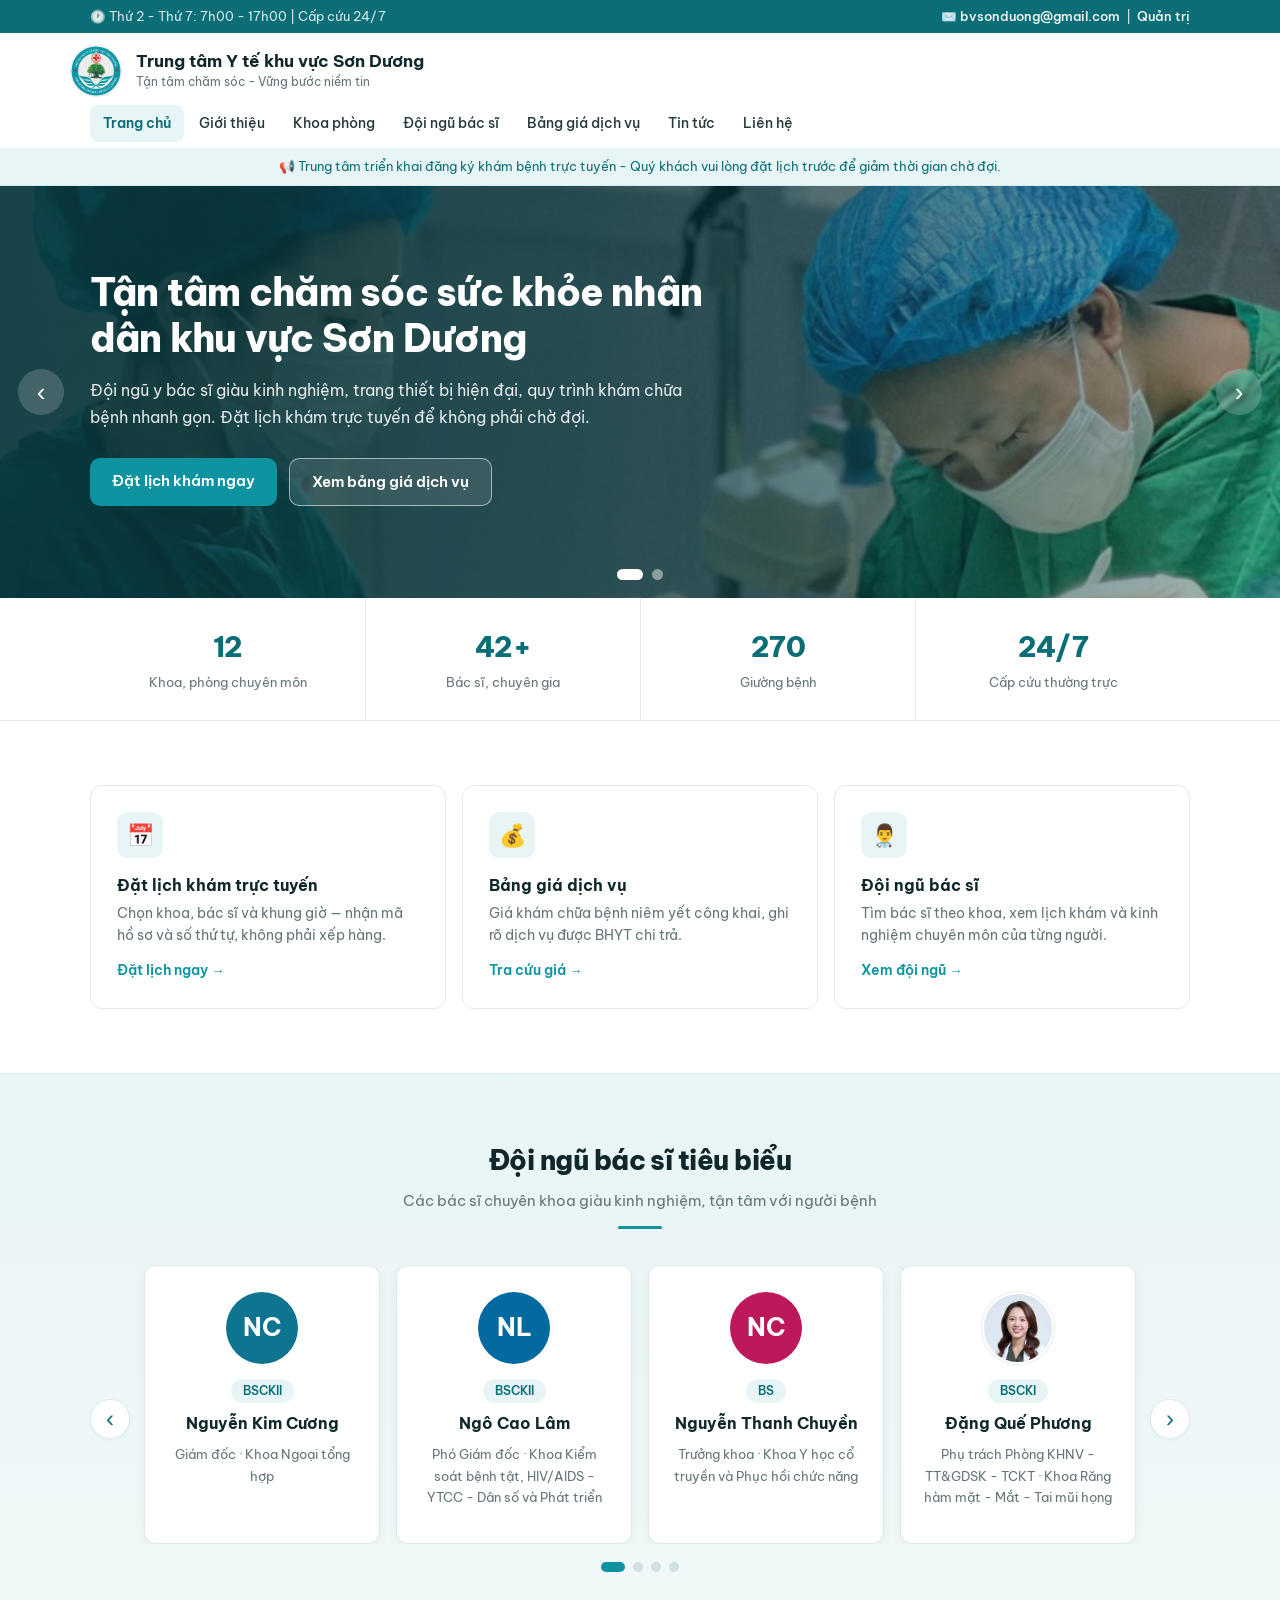
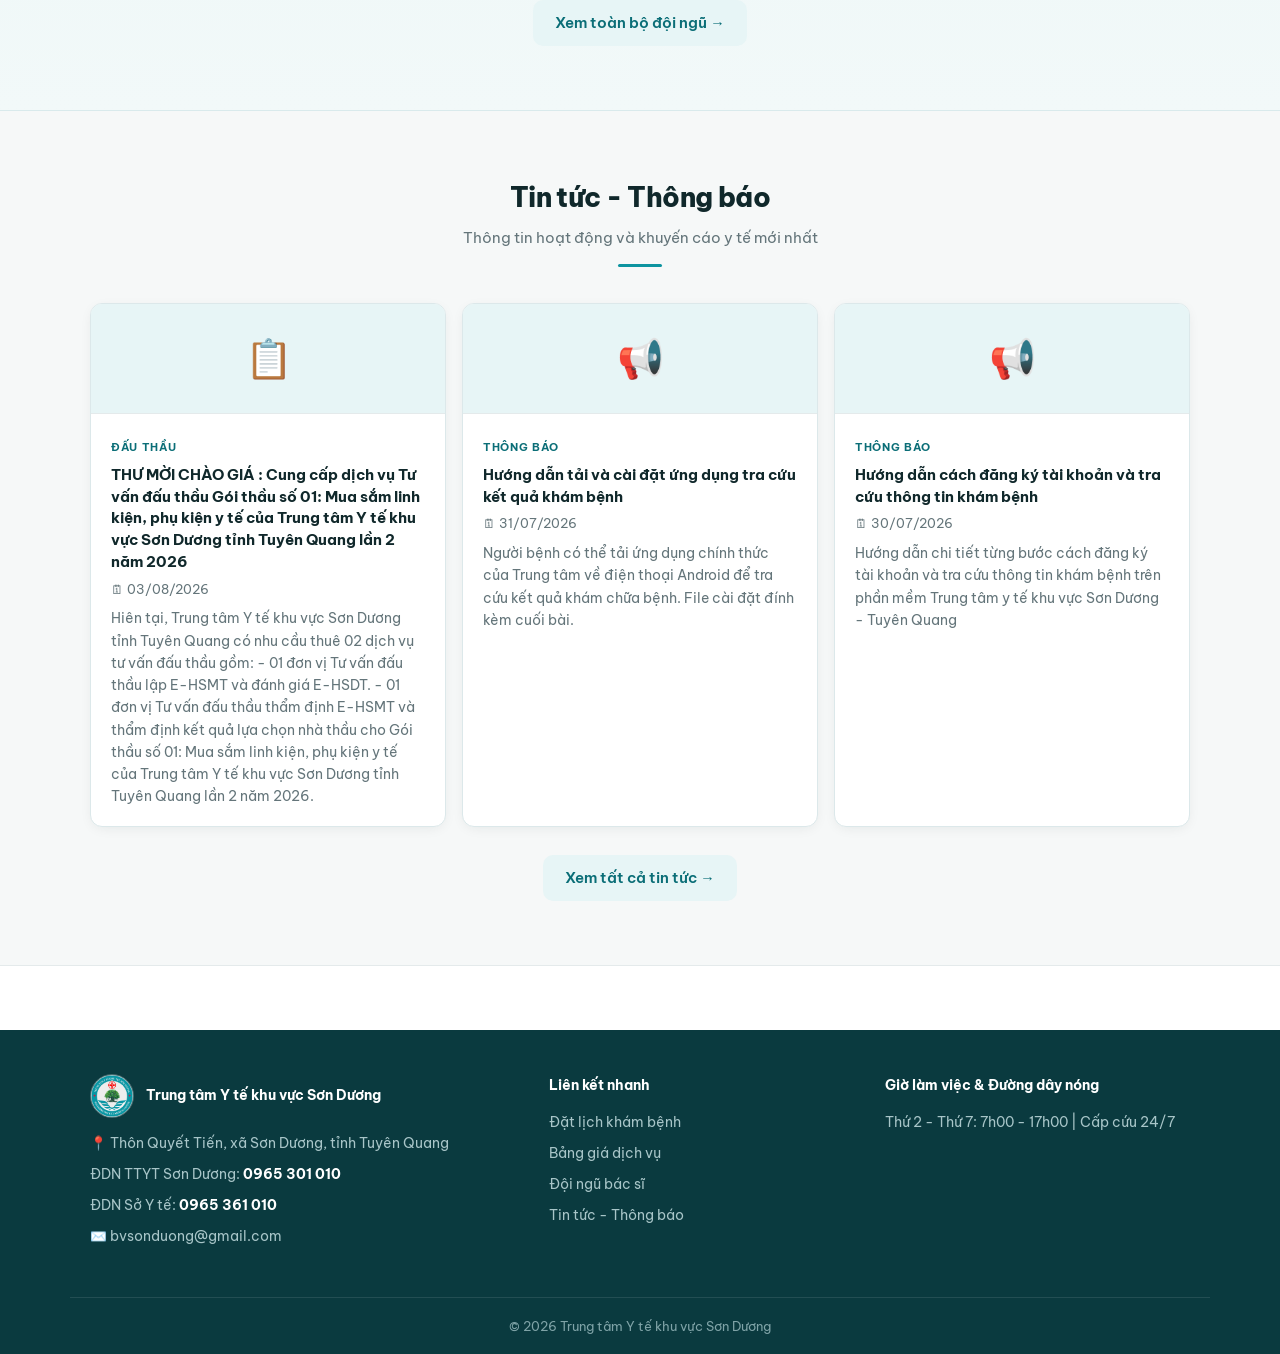
<file: index.html>
<!DOCTYPE html>
<html lang="vi">
<head>
  <meta charset="UTF-8">
  <meta name="viewport" content="width=device-width, initial-scale=1.0">
  <title>Trung tâm Y tế khu vực Sơn Dương - Trang chủ</title>
  <meta name="description" content="Trung tâm Y tế khu vực Sơn Dương - Khám chữa bệnh, đặt lịch khám trực tuyến, cấp cứu 24/7">
  <link rel="icon" href="img/logo.jpg">
  <link rel="stylesheet" href="assets/css/style.css">
</head>
<body data-page="home">
  <div id="site-header"></div>

  <section class="hero" id="hero"></section>

  <div class="quick-stats">
    <div class="container">
      <div class="stats-grid" id="home-stats"></div>
    </div>
  </div>

  <section class="block">
    <div class="container">
      <div class="action-grid">
        <a href="dat-lich.html" class="action-card">
          <span class="icon">📅</span>
          <h4>Đặt lịch khám trực tuyến</h4>
          <p>Chọn khoa, bác sĩ và khung giờ — nhận mã hồ sơ và số thứ tự, không phải xếp hàng.</p>
          <span class="go">Đặt lịch ngay →</span>
        </a>
        <a href="dich-vu.html" class="action-card">
          <span class="icon">💰</span>
          <h4>Bảng giá dịch vụ</h4>
          <p>Giá khám chữa bệnh niêm yết công khai, ghi rõ dịch vụ được BHYT chi trả.</p>
          <span class="go">Tra cứu giá →</span>
        </a>
        <a href="bac-si.html" class="action-card">
          <span class="icon">👨‍⚕️</span>
          <h4>Đội ngũ bác sĩ</h4>
          <p>Tìm bác sĩ theo khoa, xem lịch khám và kinh nghiệm chuyên môn của từng người.</p>
          <span class="go">Xem đội ngũ →</span>
        </a>
      </div>
    </div>
  </section>

  <section class="block alt">
    <div class="container">
      <div class="section-head">
        <h3>Đội ngũ bác sĩ tiêu biểu</h3>
        <p>Các bác sĩ chuyên khoa giàu kinh nghiệm, tận tâm với người bệnh</p>
        <div class="rule"></div>
      </div>
      <div id="home-doctors"></div>
      <p style="text-align:center;margin-top:28px"><a href="bac-si.html" class="btn btn-ghost">Xem toàn bộ đội ngũ →</a></p>
    </div>
  </section>

  <section class="block soft">
    <div class="container">
      <div class="section-head">
        <h3>Tin tức - Thông báo</h3>
        <p>Thông tin hoạt động và khuyến cáo y tế mới nhất</p>
        <div class="rule"></div>
      </div>
      <div class="news-grid" id="home-news"></div>
      <p style="text-align:center;margin-top:28px"><a href="tin-tuc.html" class="btn btn-ghost">Xem tất cả tin tức →</a></p>
    </div>
  </section>

  <footer class="site-footer" id="site-footer"></footer>

  <script src="assets/js/data.js"></script>
  <script src="assets/js/his-adapter.js"></script>
  <script src="assets/js/main.js"></script>
</body>
</html>
</file>
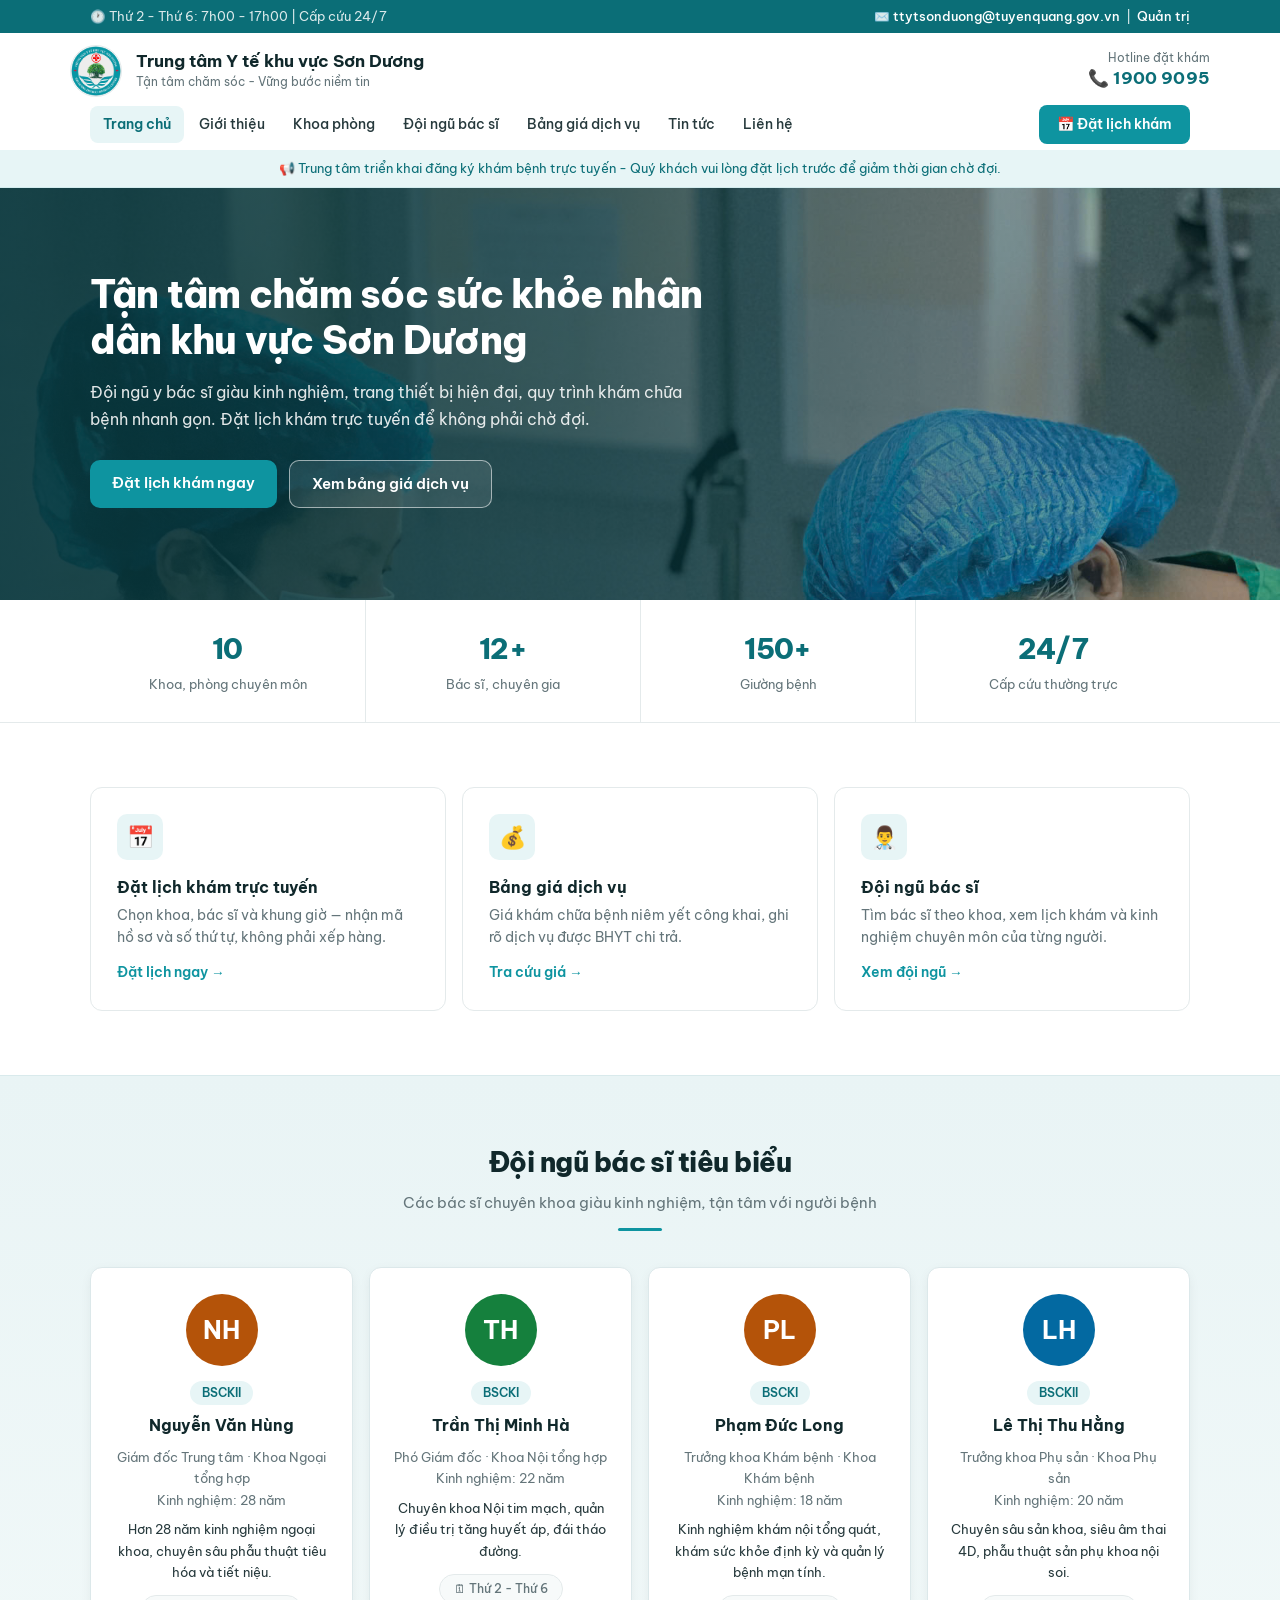
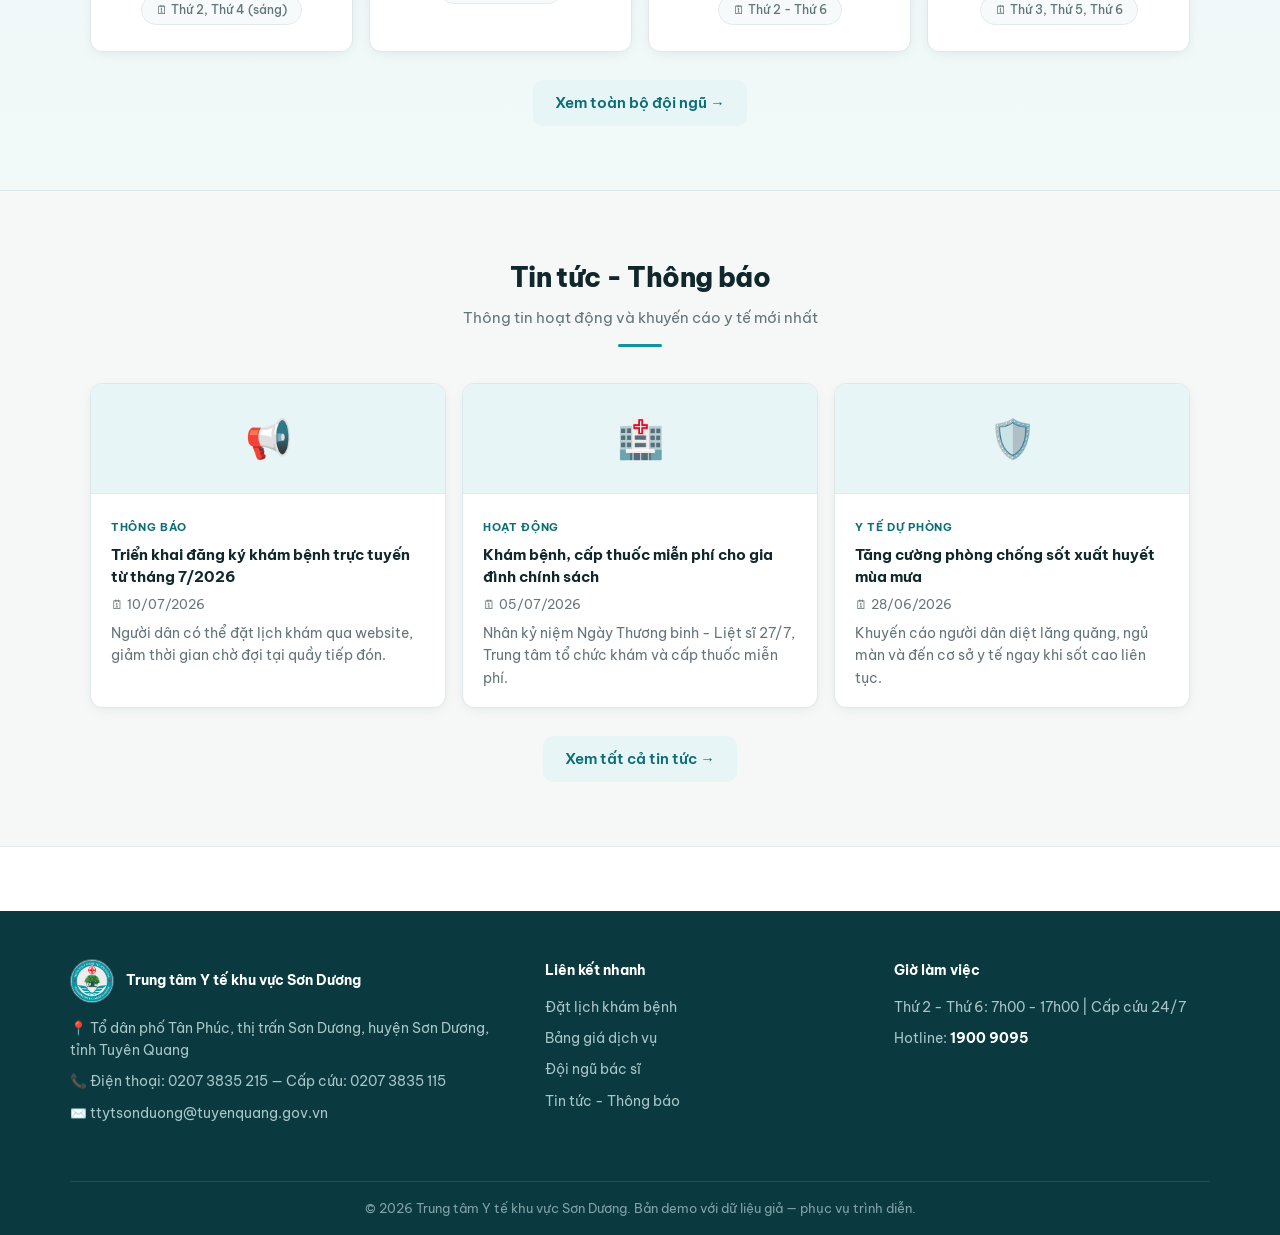
<file: mau-thiet-ke/mau-1/index.html>
<!DOCTYPE html>
<html lang="vi">
<head>
  <meta charset="UTF-8">
  <meta name="viewport" content="width=device-width, initial-scale=1.0">
  <title>Trung tâm Y tế khu vực Sơn Dương - Trang chủ</title>
  <meta name="description" content="Trung tâm Y tế khu vực Sơn Dương - Khám chữa bệnh, đặt lịch khám trực tuyến, cấp cứu 24/7">
  <link rel="icon" href="img/logo.jpg">
  <link rel="stylesheet" href="assets/css/style.css">
</head>
<body data-page="home">
  <div id="site-header"></div>

  <section class="hero">
    <div class="container">
      <div class="hero-content">
        <h2>Tận tâm chăm sóc sức khỏe nhân dân khu vực Sơn Dương</h2>
        <p>Đội ngũ y bác sĩ giàu kinh nghiệm, trang thiết bị hiện đại, quy trình khám chữa bệnh nhanh gọn. Đặt lịch khám trực tuyến để không phải chờ đợi.</p>
        <div class="hero-actions">
          <a href="dat-lich.html" class="btn btn-primary">Đặt lịch khám ngay</a>
          <a href="dich-vu.html" class="btn btn-outline">Xem bảng giá dịch vụ</a>
        </div>
      </div>
    </div>
  </section>

  <div class="quick-stats">
    <div class="container">
      <div class="stats-grid" id="home-stats"></div>
    </div>
  </div>

  <section class="block">
    <div class="container">
      <div class="action-grid">
        <a href="dat-lich.html" class="action-card">
          <span class="icon">📅</span>
          <h4>Đặt lịch khám trực tuyến</h4>
          <p>Chọn khoa, bác sĩ và khung giờ — nhận mã hồ sơ và số thứ tự, không phải xếp hàng.</p>
          <span class="go">Đặt lịch ngay →</span>
        </a>
        <a href="dich-vu.html" class="action-card">
          <span class="icon">💰</span>
          <h4>Bảng giá dịch vụ</h4>
          <p>Giá khám chữa bệnh niêm yết công khai, ghi rõ dịch vụ được BHYT chi trả.</p>
          <span class="go">Tra cứu giá →</span>
        </a>
        <a href="bac-si.html" class="action-card">
          <span class="icon">👨‍⚕️</span>
          <h4>Đội ngũ bác sĩ</h4>
          <p>Tìm bác sĩ theo khoa, xem lịch khám và kinh nghiệm chuyên môn của từng người.</p>
          <span class="go">Xem đội ngũ →</span>
        </a>
      </div>
    </div>
  </section>

  <section class="block alt">
    <div class="container">
      <div class="section-head">
        <h3>Đội ngũ bác sĩ tiêu biểu</h3>
        <p>Các bác sĩ chuyên khoa giàu kinh nghiệm, tận tâm với người bệnh</p>
        <div class="rule"></div>
      </div>
      <div class="doctor-grid" id="home-doctors"></div>
      <p style="text-align:center;margin-top:28px"><a href="bac-si.html" class="btn btn-ghost">Xem toàn bộ đội ngũ →</a></p>
    </div>
  </section>

  <section class="block soft">
    <div class="container">
      <div class="section-head">
        <h3>Tin tức - Thông báo</h3>
        <p>Thông tin hoạt động và khuyến cáo y tế mới nhất</p>
        <div class="rule"></div>
      </div>
      <div class="news-grid" id="home-news"></div>
      <p style="text-align:center;margin-top:28px"><a href="tin-tuc.html" class="btn btn-ghost">Xem tất cả tin tức →</a></p>
    </div>
  </section>

  <footer class="site-footer" id="site-footer"></footer>

  <script src="assets/js/data.js"></script>
  <script src="assets/js/his-adapter.js"></script>
  <script src="assets/js/main.js"></script>
</body>
</html>
</file>
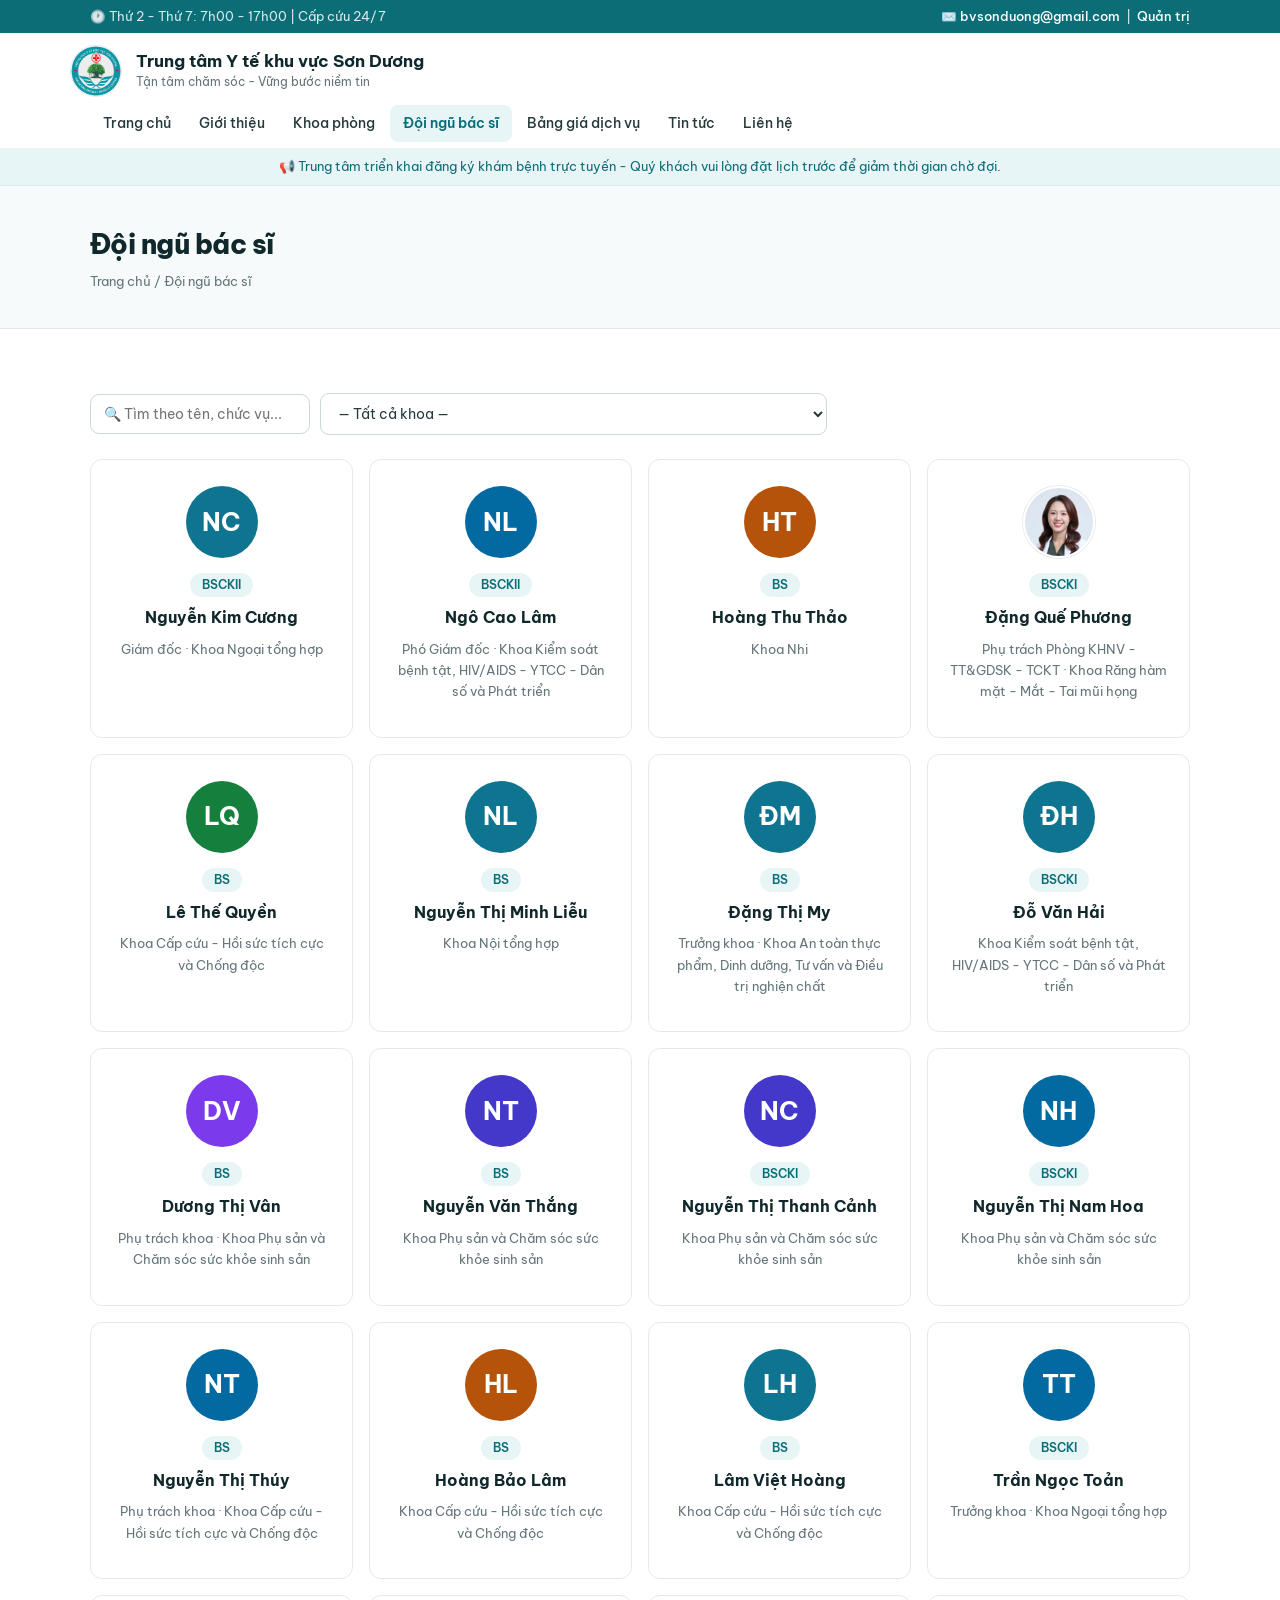
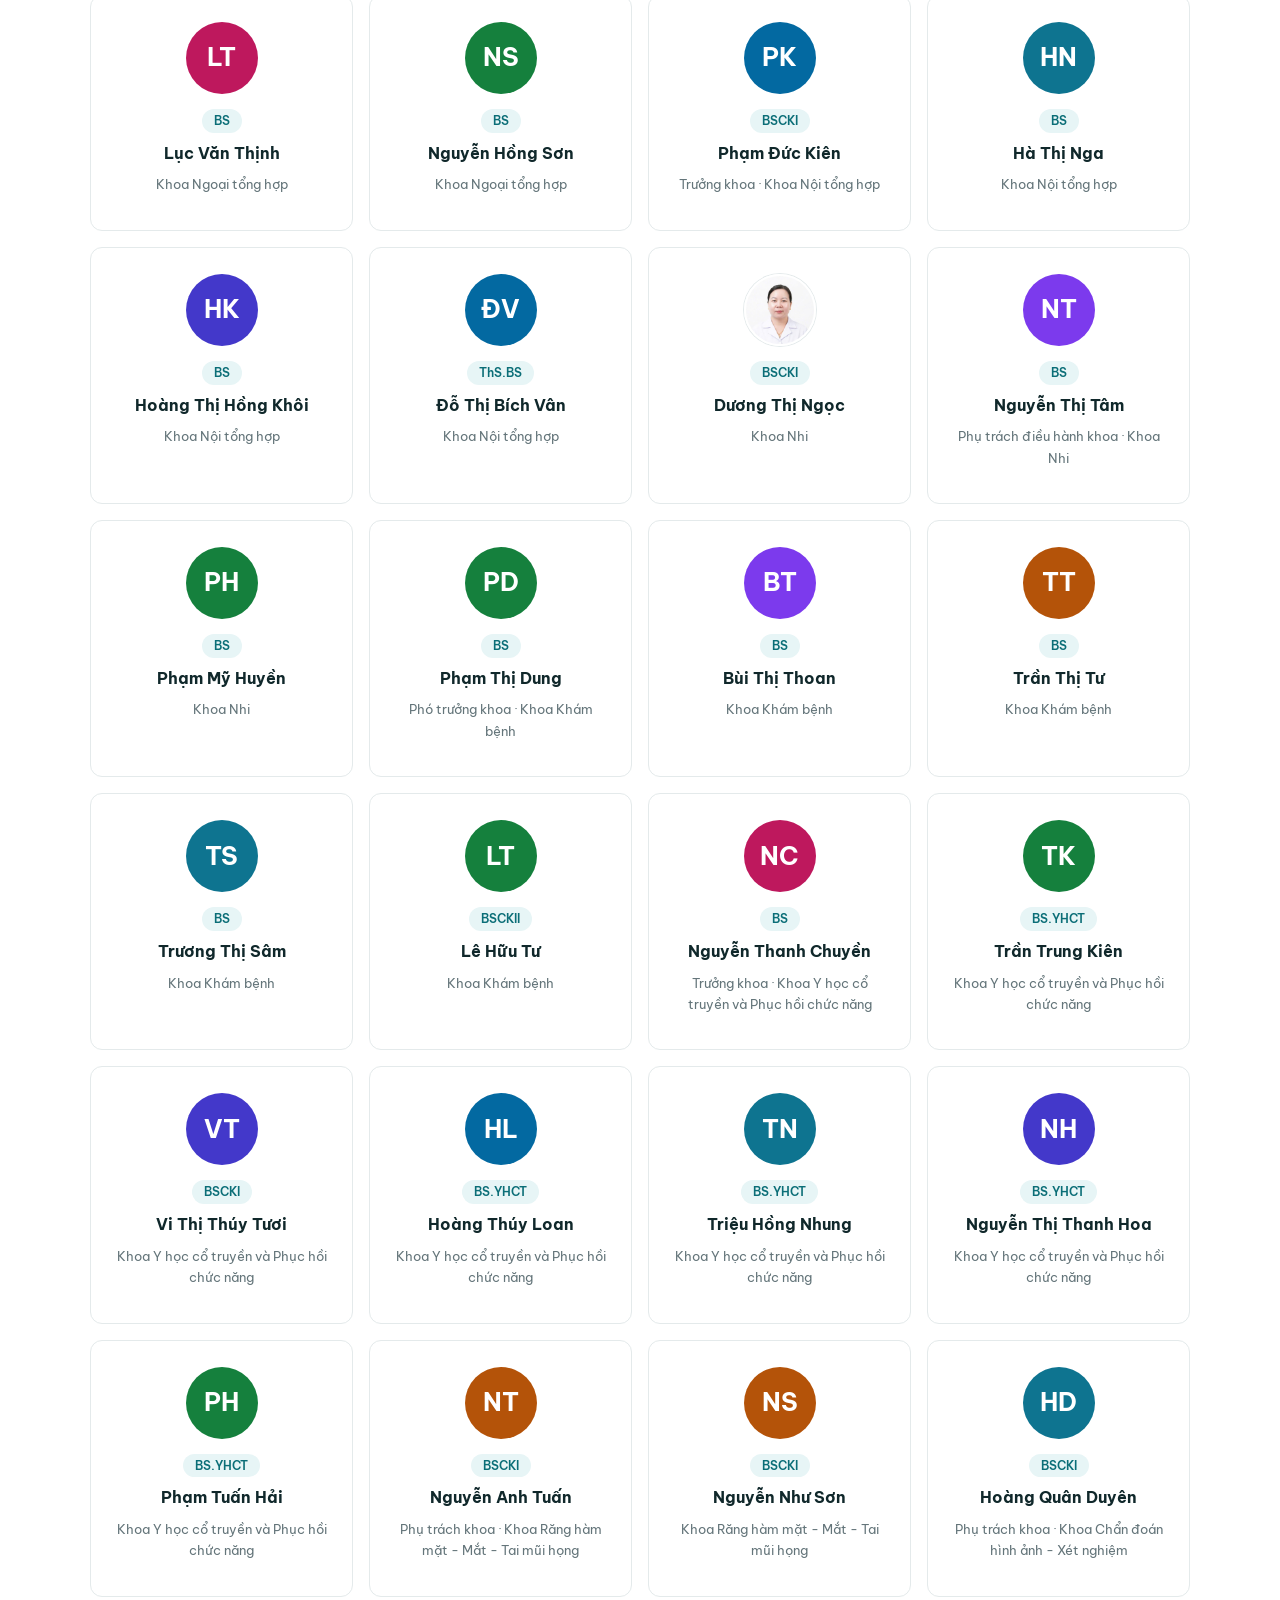
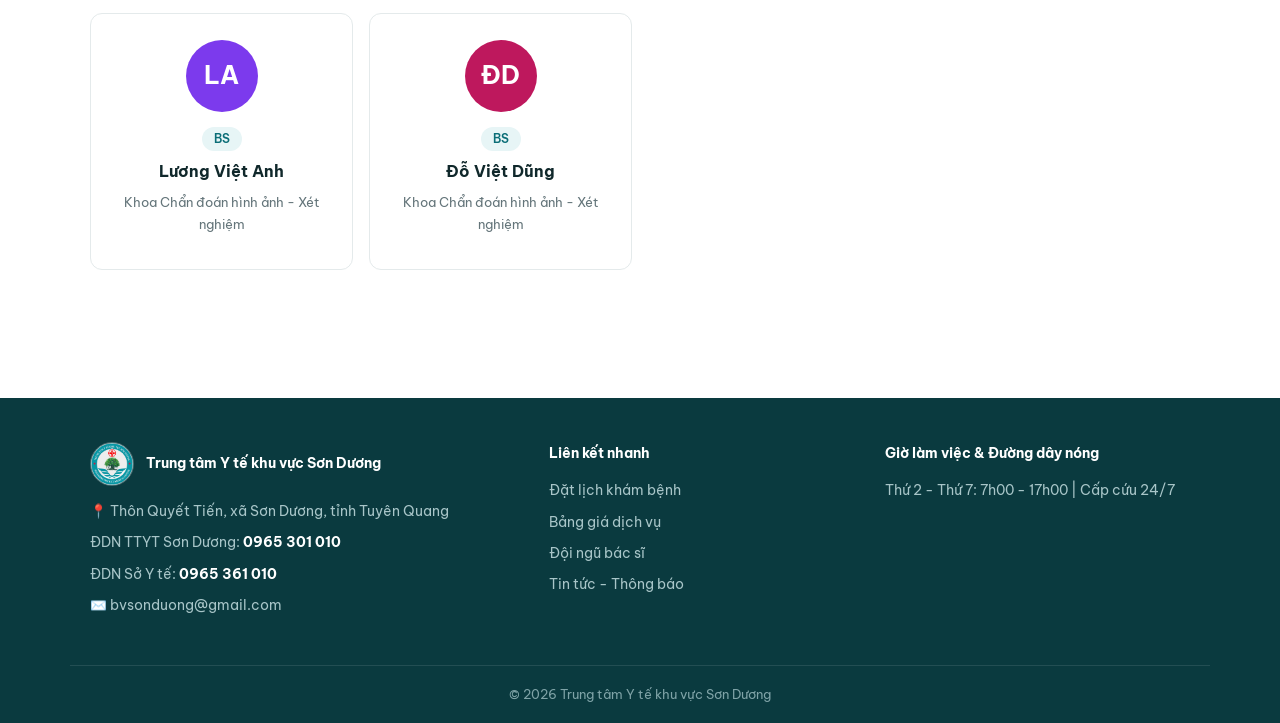
<file: bac-si.html>
<!DOCTYPE html>
<html lang="vi">
<head>
  <meta charset="UTF-8">
  <meta name="viewport" content="width=device-width, initial-scale=1.0">
  <title>Đội ngũ bác sĩ - Trung tâm Y tế khu vực Sơn Dương</title>
  <link rel="icon" href="img/logo.jpg">
  <link rel="stylesheet" href="assets/css/style.css">
</head>
<body data-page="doctors">
  <div id="site-header"></div>

  <div class="page-head">
    <div class="container">
      <h2>Đội ngũ bác sĩ</h2>
      <div class="breadcrumb"><a href="index.html">Trang chủ</a> / Đội ngũ bác sĩ</div>
    </div>
  </div>

  <section class="block">
    <div class="container">
      <div class="filter-bar">
        <input type="text" id="doctor-search" placeholder="🔍 Tìm theo tên, chức vụ...">
        <select id="doctor-dept-filter"></select>
      </div>
      <div class="doctor-grid" id="doctor-list"></div>
    </div>
  </section>

  <footer class="site-footer" id="site-footer"></footer>
  <script src="assets/js/data.js"></script>
  <script src="assets/js/his-adapter.js"></script>
  <script src="assets/js/main.js"></script>
</body>
</html>
</file>
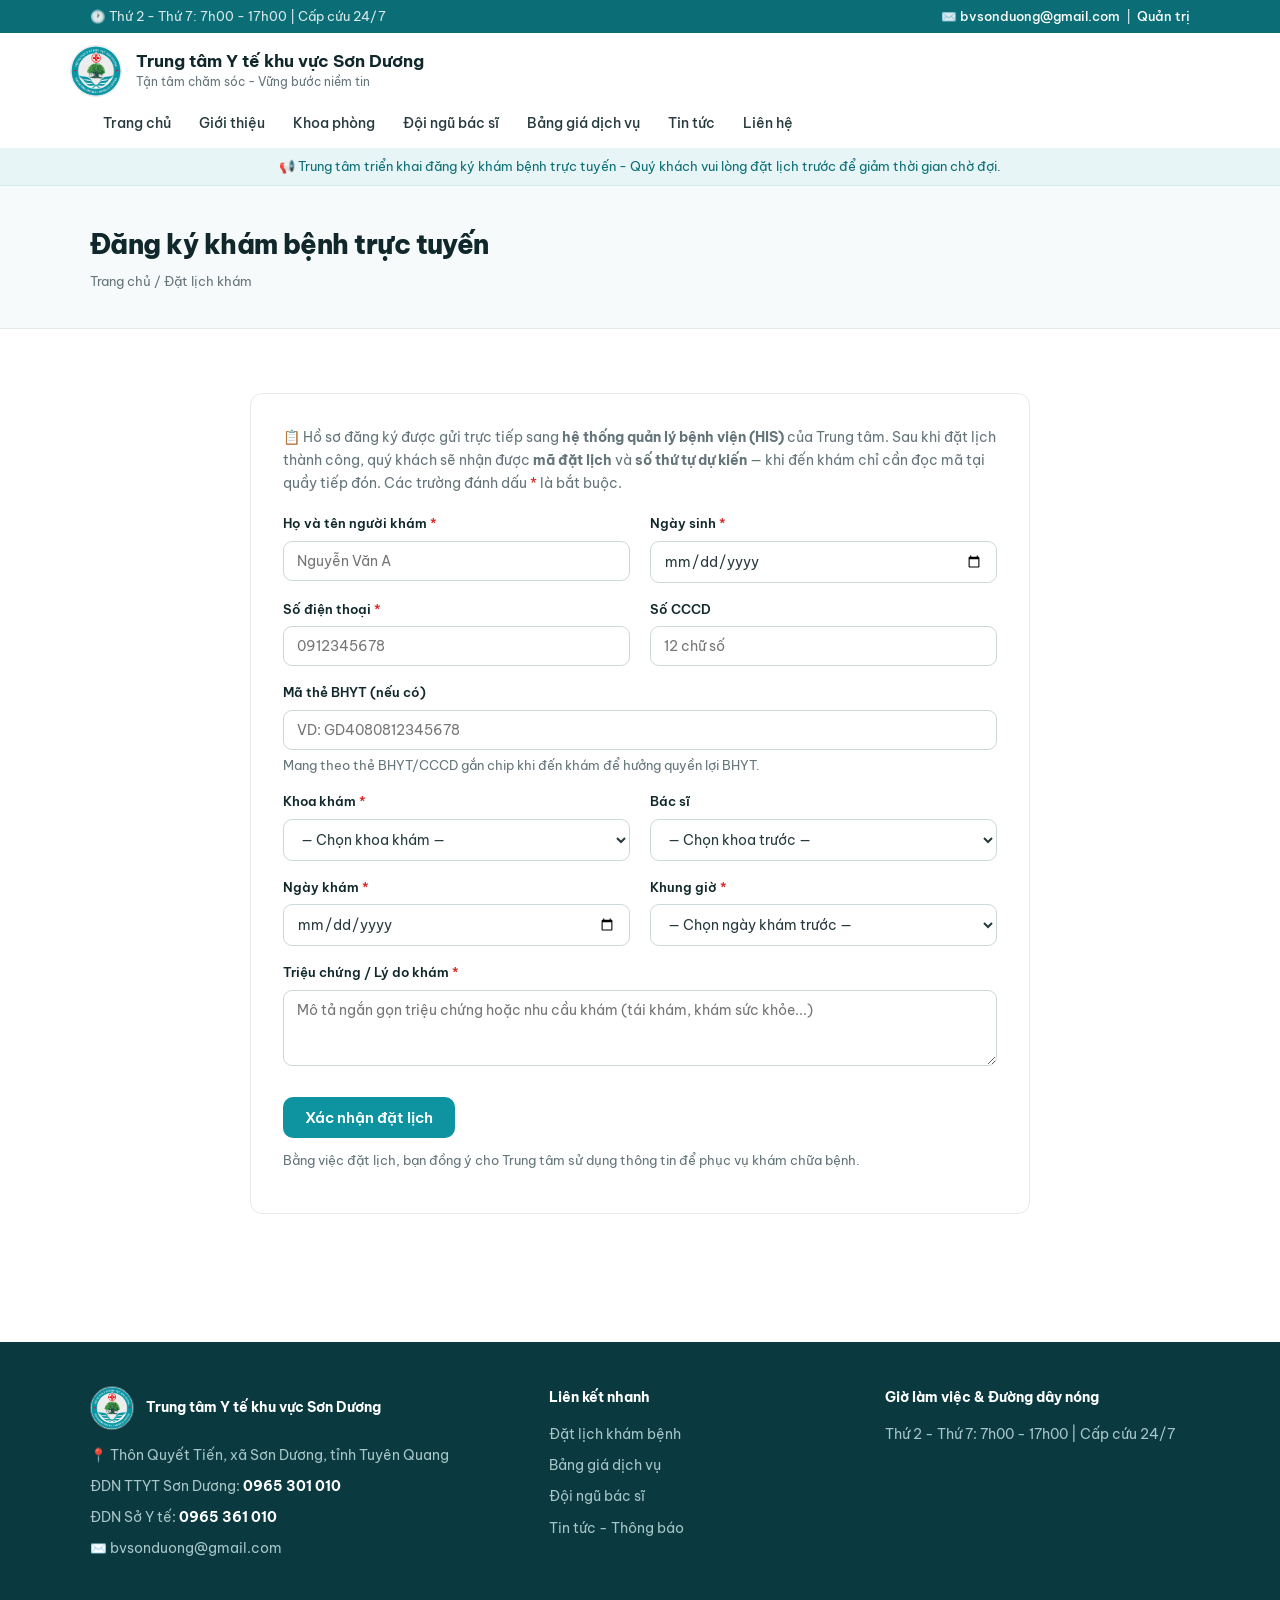
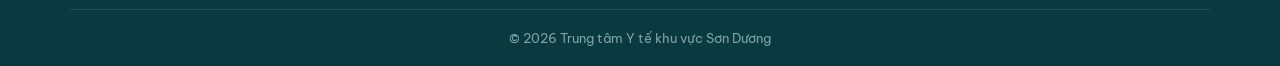
<file: dat-lich.html>
<!DOCTYPE html>
<html lang="vi">
<head>
  <meta charset="UTF-8">
  <meta name="viewport" content="width=device-width, initial-scale=1.0">
  <title>Đặt lịch khám - Trung tâm Y tế khu vực Sơn Dương</title>
  <link rel="icon" href="img/logo.jpg">
  <link rel="stylesheet" href="assets/css/style.css">
</head>
<body data-page="booking">
  <div id="site-header"></div>

  <div class="page-head">
    <div class="container">
      <h2>Đăng ký khám bệnh trực tuyến</h2>
      <div class="breadcrumb"><a href="index.html">Trang chủ</a> / Đặt lịch khám</div>
    </div>
  </div>

  <section class="block">
    <div class="container">
      <div class="form-card">
        <p style="font-size:14px;color:var(--muted);margin-bottom:18px">
          📋 Hồ sơ đăng ký được gửi trực tiếp sang <strong>hệ thống quản lý bệnh viện (HIS)</strong> của Trung tâm.
          Sau khi đặt lịch thành công, quý khách sẽ nhận được <strong>mã đặt lịch</strong> và <strong>số thứ tự dự kiến</strong> —
          khi đến khám chỉ cần đọc mã tại quầy tiếp đón. Các trường đánh dấu <span style="color:var(--red)">*</span> là bắt buộc.
        </p>

        <form id="booking-form">
          <div class="form-grid">
            <div>
              <label class="fld">Họ và tên người khám <span class="req">*</span></label>
              <input name="name" required placeholder="Nguyễn Văn A">
            </div>
            <div>
              <label class="fld">Ngày sinh <span class="req">*</span></label>
              <input type="date" name="dob" required>
            </div>
            <div>
              <label class="fld">Số điện thoại <span class="req">*</span></label>
              <input name="phone" required placeholder="0912345678" maxlength="10">
            </div>
            <div>
              <label class="fld">Số CCCD</label>
              <input name="cccd" placeholder="12 chữ số" maxlength="12">
            </div>
            <div class="full">
              <label class="fld">Mã thẻ BHYT (nếu có)</label>
              <input name="bhyt" placeholder="VD: GD4080812345678">
              <div class="form-note">Mang theo thẻ BHYT/CCCD gắn chip khi đến khám để hưởng quyền lợi BHYT.</div>
            </div>
            <div>
              <label class="fld">Khoa khám <span class="req">*</span></label>
              <select name="dept" id="bk-dept" required></select>
            </div>
            <div>
              <label class="fld">Bác sĩ</label>
              <select name="doctor" id="bk-doctor">
                <option value="">— Chọn khoa trước —</option>
              </select>
            </div>
            <div>
              <label class="fld">Ngày khám <span class="req">*</span></label>
              <input type="date" name="date" id="bk-date" required>
            </div>
            <div>
              <label class="fld">Khung giờ <span class="req">*</span></label>
              <select name="slot" id="bk-slot" required>
                <option value="">— Chọn ngày khám trước —</option>
              </select>
            </div>
            <div class="full">
              <label class="fld">Triệu chứng / Lý do khám <span class="req">*</span></label>
              <textarea name="symptom" rows="3" required placeholder="Mô tả ngắn gọn triệu chứng hoặc nhu cầu khám (tái khám, khám sức khỏe...)"></textarea>
            </div>
          </div>
          <div class="form-actions">
            <button type="submit" id="bk-submit" class="btn btn-primary">Xác nhận đặt lịch</button>
            <span style="font-size:12.5px;color:var(--muted)">Bằng việc đặt lịch, bạn đồng ý cho Trung tâm sử dụng thông tin để phục vụ khám chữa bệnh.</span>
          </div>
        </form>

        <div id="bk-result" style="margin-top:10px"></div>
      </div>
    </div>
  </section>

  <footer class="site-footer" id="site-footer"></footer>
  <script src="assets/js/data.js"></script>
  <script src="assets/js/his-adapter.js"></script>
  <script src="assets/js/main.js"></script>
</body>
</html>
</file>
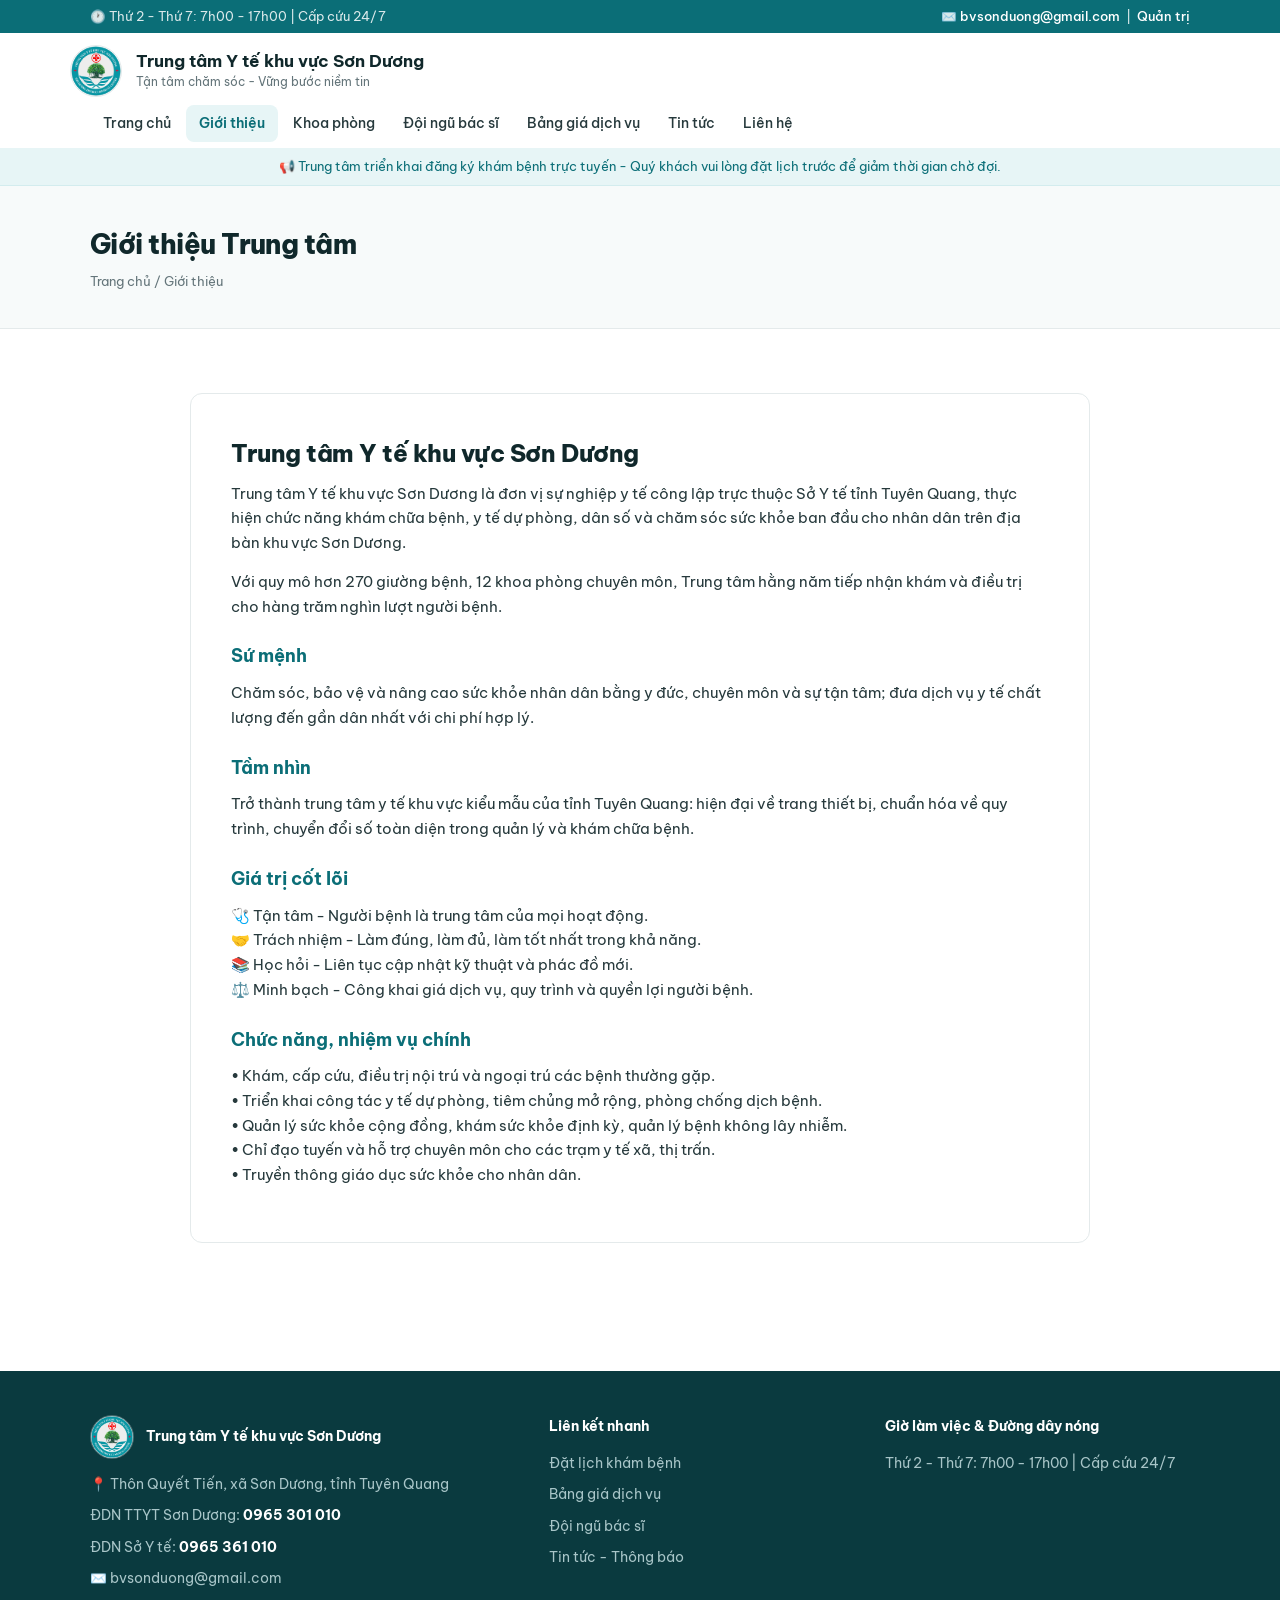
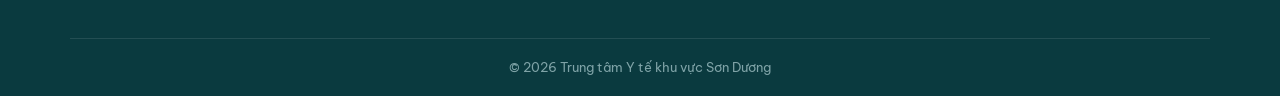
<file: gioi-thieu.html>
<!DOCTYPE html>
<html lang="vi">
<head>
  <meta charset="UTF-8">
  <meta name="viewport" content="width=device-width, initial-scale=1.0">
  <title>Giới thiệu - Trung tâm Y tế khu vực Sơn Dương</title>
  <link rel="icon" href="img/logo.jpg">
  <link rel="stylesheet" href="assets/css/style.css">
</head>
<body data-page="about">
  <div id="site-header"></div>

  <div class="page-head">
    <div class="container">
      <h2>Giới thiệu Trung tâm</h2>
      <div class="breadcrumb"><a href="index.html">Trang chủ</a> / Giới thiệu</div>
    </div>
  </div>

  <section class="block">
    <div class="container">
      <div class="article" style="max-width:900px">
        <h2 id="about-title"></h2>
        <div class="content" id="about-content"></div>
      </div>
    </div>
  </section>

  <footer class="site-footer" id="site-footer"></footer>
  <script src="assets/js/data.js"></script>
  <script src="assets/js/his-adapter.js"></script>
  <script src="assets/js/main.js"></script>
</body>
</html>
</file>
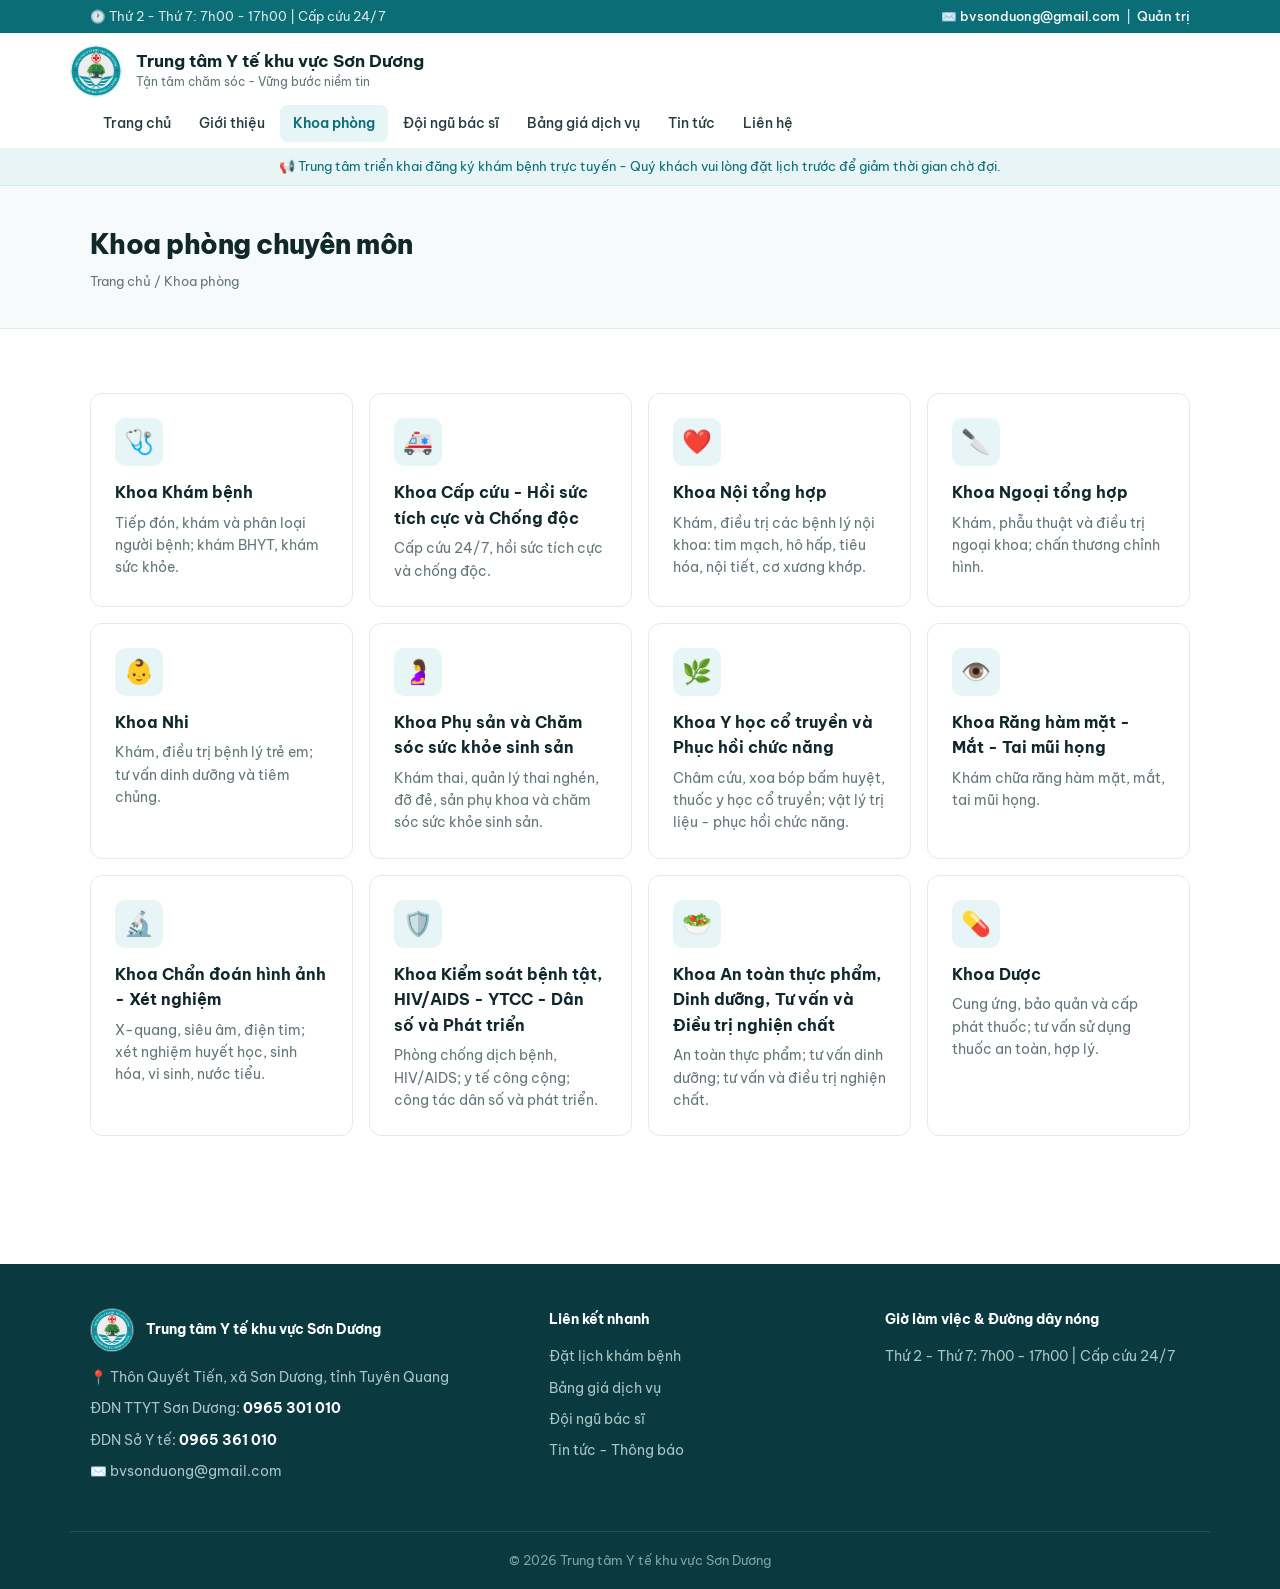
<file: khoa-phong.html>
<!DOCTYPE html>
<html lang="vi">
<head>
  <meta charset="UTF-8">
  <meta name="viewport" content="width=device-width, initial-scale=1.0">
  <title>Khoa phòng - Trung tâm Y tế khu vực Sơn Dương</title>
  <link rel="icon" href="img/logo.jpg">
  <link rel="stylesheet" href="assets/css/style.css">
</head>
<body data-page="departments">
  <div id="site-header"></div>

  <div class="page-head">
    <div class="container">
      <h2>Khoa phòng chuyên môn</h2>
      <div class="breadcrumb"><a href="index.html">Trang chủ</a> / Khoa phòng</div>
    </div>
  </div>

  <section class="block">
    <div class="container">
      <div class="dept-grid" id="dept-list"></div>
    </div>
  </section>

  <footer class="site-footer" id="site-footer"></footer>
  <script src="assets/js/data.js"></script>
  <script src="assets/js/his-adapter.js"></script>
  <script src="assets/js/main.js"></script>
</body>
</html>
</file>
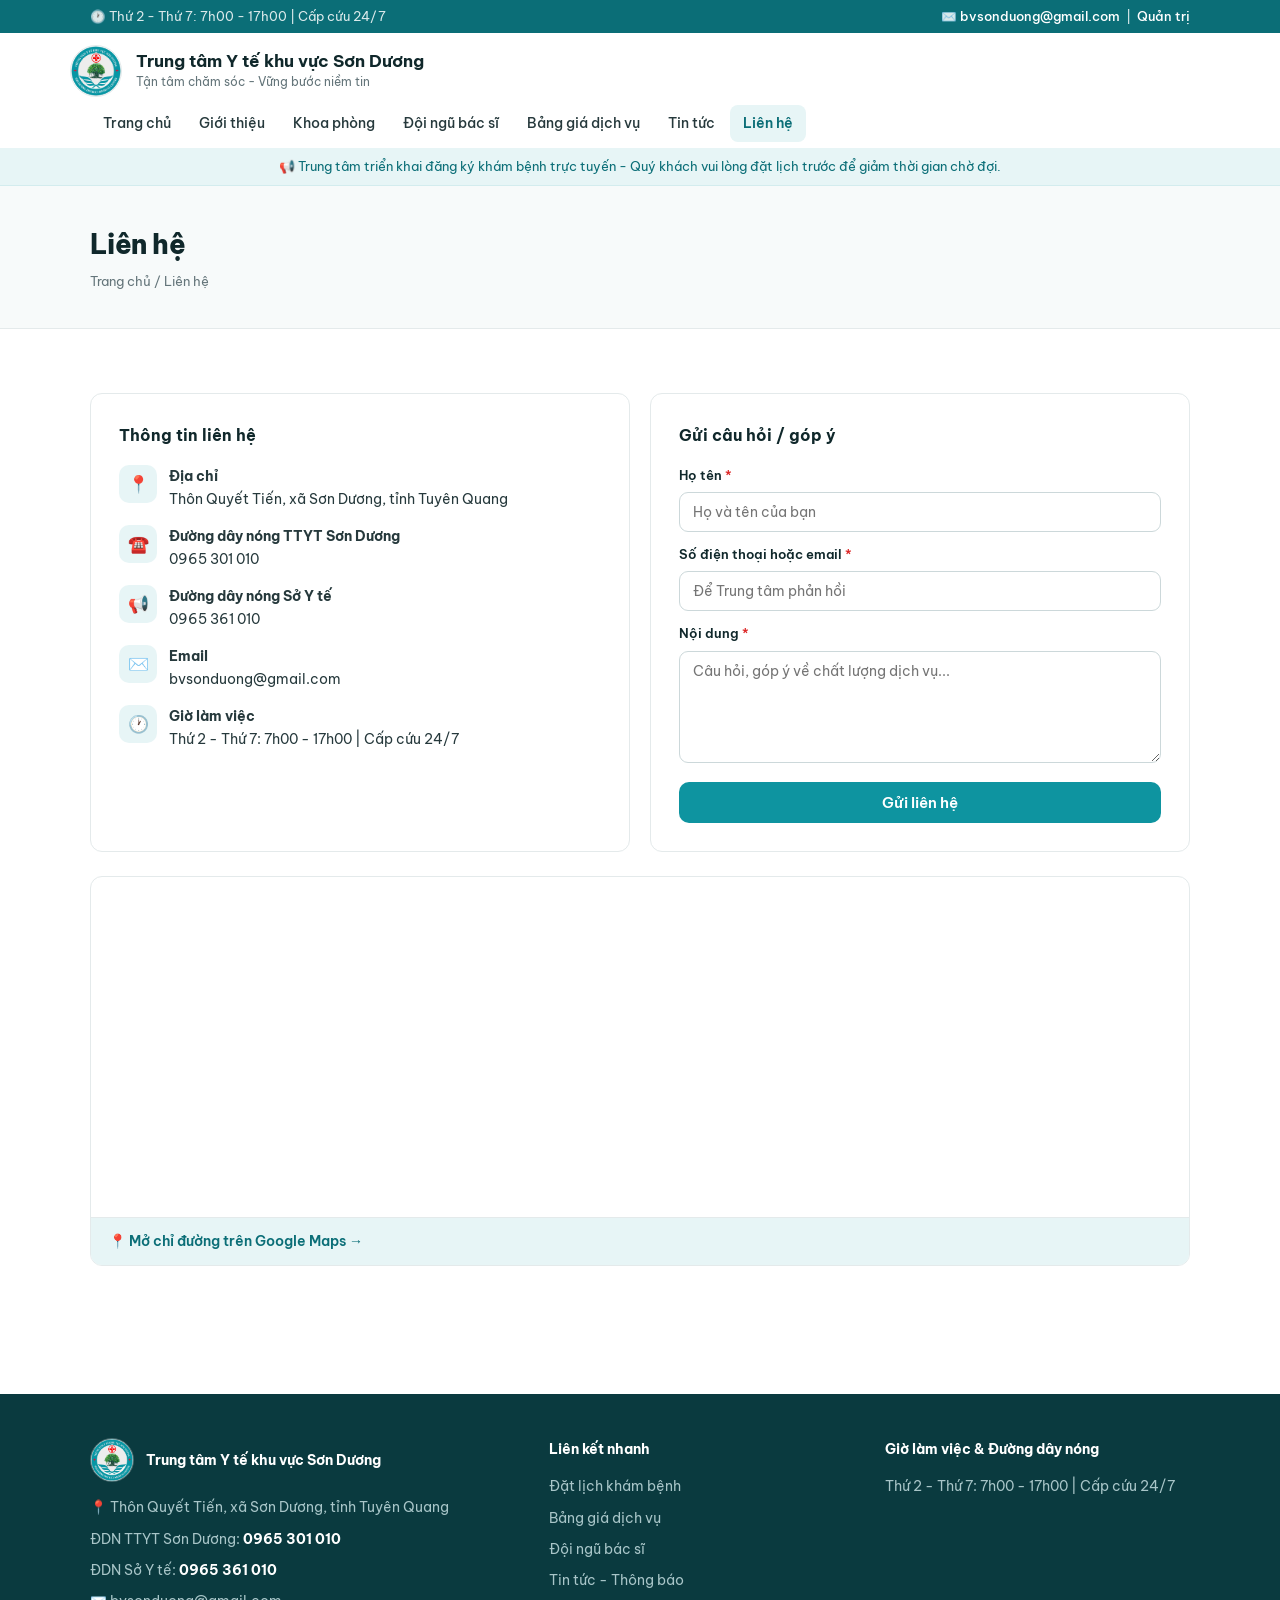
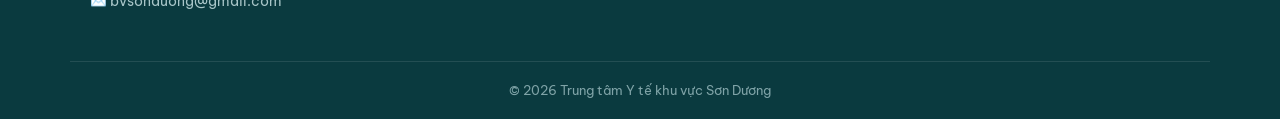
<file: lien-he.html>
<!DOCTYPE html>
<html lang="vi">
<head>
  <meta charset="UTF-8">
  <meta name="viewport" content="width=device-width, initial-scale=1.0">
  <title>Liên hệ - Trung tâm Y tế khu vực Sơn Dương</title>
  <link rel="icon" href="img/logo.jpg">
  <link rel="stylesheet" href="assets/css/style.css">
</head>
<body data-page="contact">
  <div id="site-header"></div>

  <div class="page-head">
    <div class="container">
      <h2>Liên hệ</h2>
      <div class="breadcrumb"><a href="index.html">Trang chủ</a> / Liên hệ</div>
    </div>
  </div>

  <section class="block">
    <div class="container">
      <div class="contact-grid">
        <div class="contact-card" id="contact-info"></div>
        <div class="contact-card">
          <h4>Gửi câu hỏi / góp ý</h4>
          <form id="contact-form">
            <div style="display:grid;gap:12px">
              <div>
                <label class="fld">Họ tên <span class="req">*</span></label>
                <input required placeholder="Họ và tên của bạn">
              </div>
              <div>
                <label class="fld">Số điện thoại hoặc email <span class="req">*</span></label>
                <input required placeholder="Để Trung tâm phản hồi">
              </div>
              <div>
                <label class="fld">Nội dung <span class="req">*</span></label>
                <textarea rows="5" required placeholder="Câu hỏi, góp ý về chất lượng dịch vụ..."></textarea>
              </div>
              <button class="btn btn-blue" type="submit">Gửi liên hệ</button>
            </div>
          </form>
        </div>
      </div>
      <div class="map-embed" style="margin-top:24px">
        <iframe
          src="https://www.google.com/maps?q=21.694608,105.396281&hl=vi&z=16&output=embed"
          title="Bản đồ Trung tâm Y tế khu vực Sơn Dương"
          loading="lazy" referrerpolicy="no-referrer-when-downgrade" allowfullscreen></iframe>
        <a class="map-link" href="https://www.google.com/maps/place/21%C2%B041'40.6%22N+105%C2%B023'46.6%22E/@21.6949807,105.3965362,16z"
           target="_blank" rel="noopener">📍 Mở chỉ đường trên Google Maps →</a>
      </div>
    </div>
  </section>

  <footer class="site-footer" id="site-footer"></footer>
  <script src="assets/js/data.js"></script>
  <script src="assets/js/his-adapter.js"></script>
  <script src="assets/js/main.js"></script>
</body>
</html>
</file>
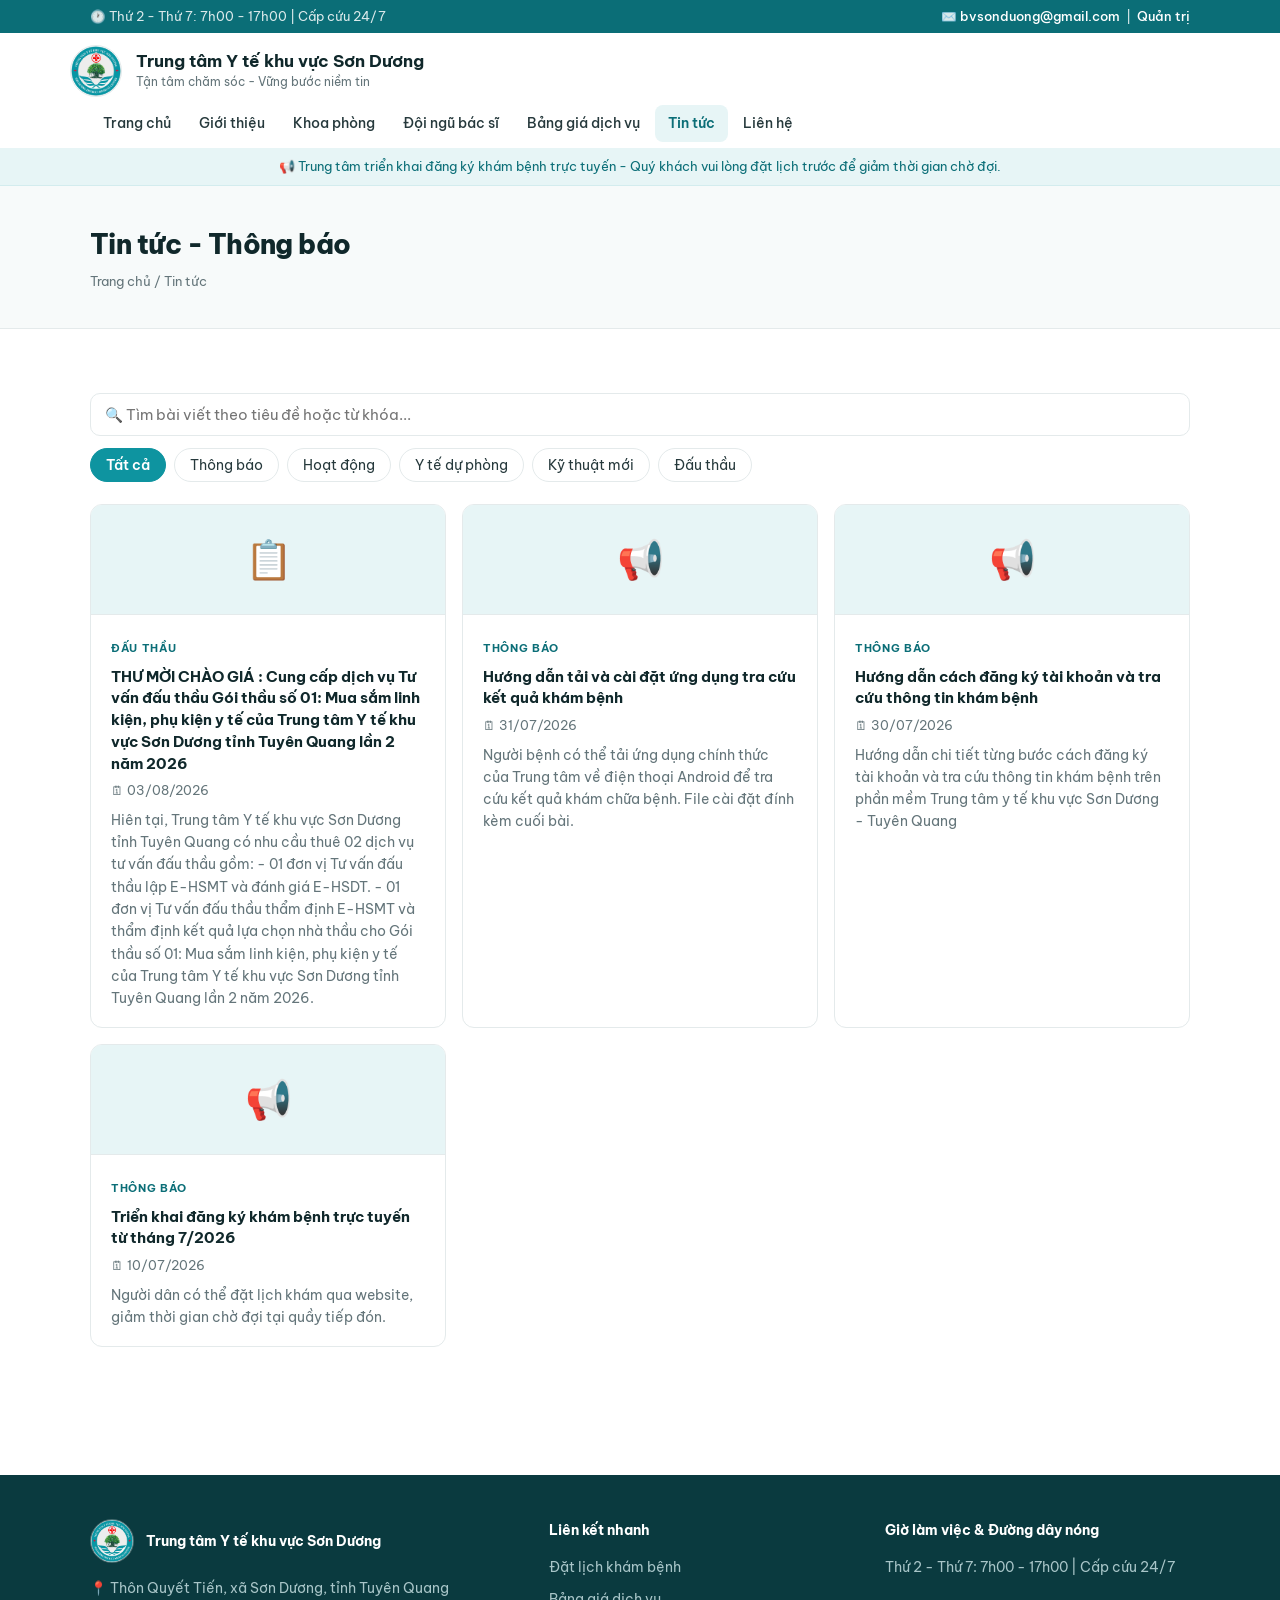
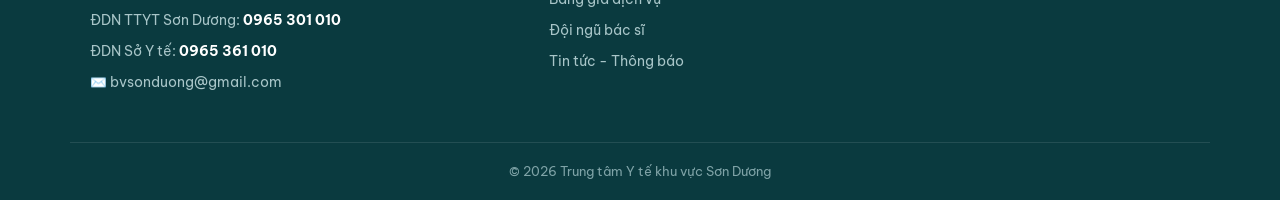
<file: tin-tuc.html>
<!DOCTYPE html>
<html lang="vi">
<head>
  <meta charset="UTF-8">
  <meta name="viewport" content="width=device-width, initial-scale=1.0">
  <title>Tin tức - Trung tâm Y tế khu vực Sơn Dương</title>
  <link rel="icon" href="img/logo.jpg">
  <link rel="stylesheet" href="assets/css/style.css">
</head>
<body data-page="news">
  <div id="site-header"></div>

  <div class="page-head">
    <div class="container">
      <h2>Tin tức - Thông báo</h2>
      <div class="breadcrumb"><a href="index.html">Trang chủ</a> / Tin tức</div>
    </div>
  </div>

  <section class="block">
    <div class="container">
      <div id="news-list-wrap">
        <div class="news-grid" id="news-list"></div>
      </div>
      <div id="news-article-wrap" style="display:none"></div>
    </div>
  </section>

  <footer class="site-footer" id="site-footer"></footer>
  <script src="assets/js/data.js"></script>
  <script src="assets/js/his-adapter.js"></script>
  <script src="assets/js/main.js"></script>
</body>
</html>
</file>
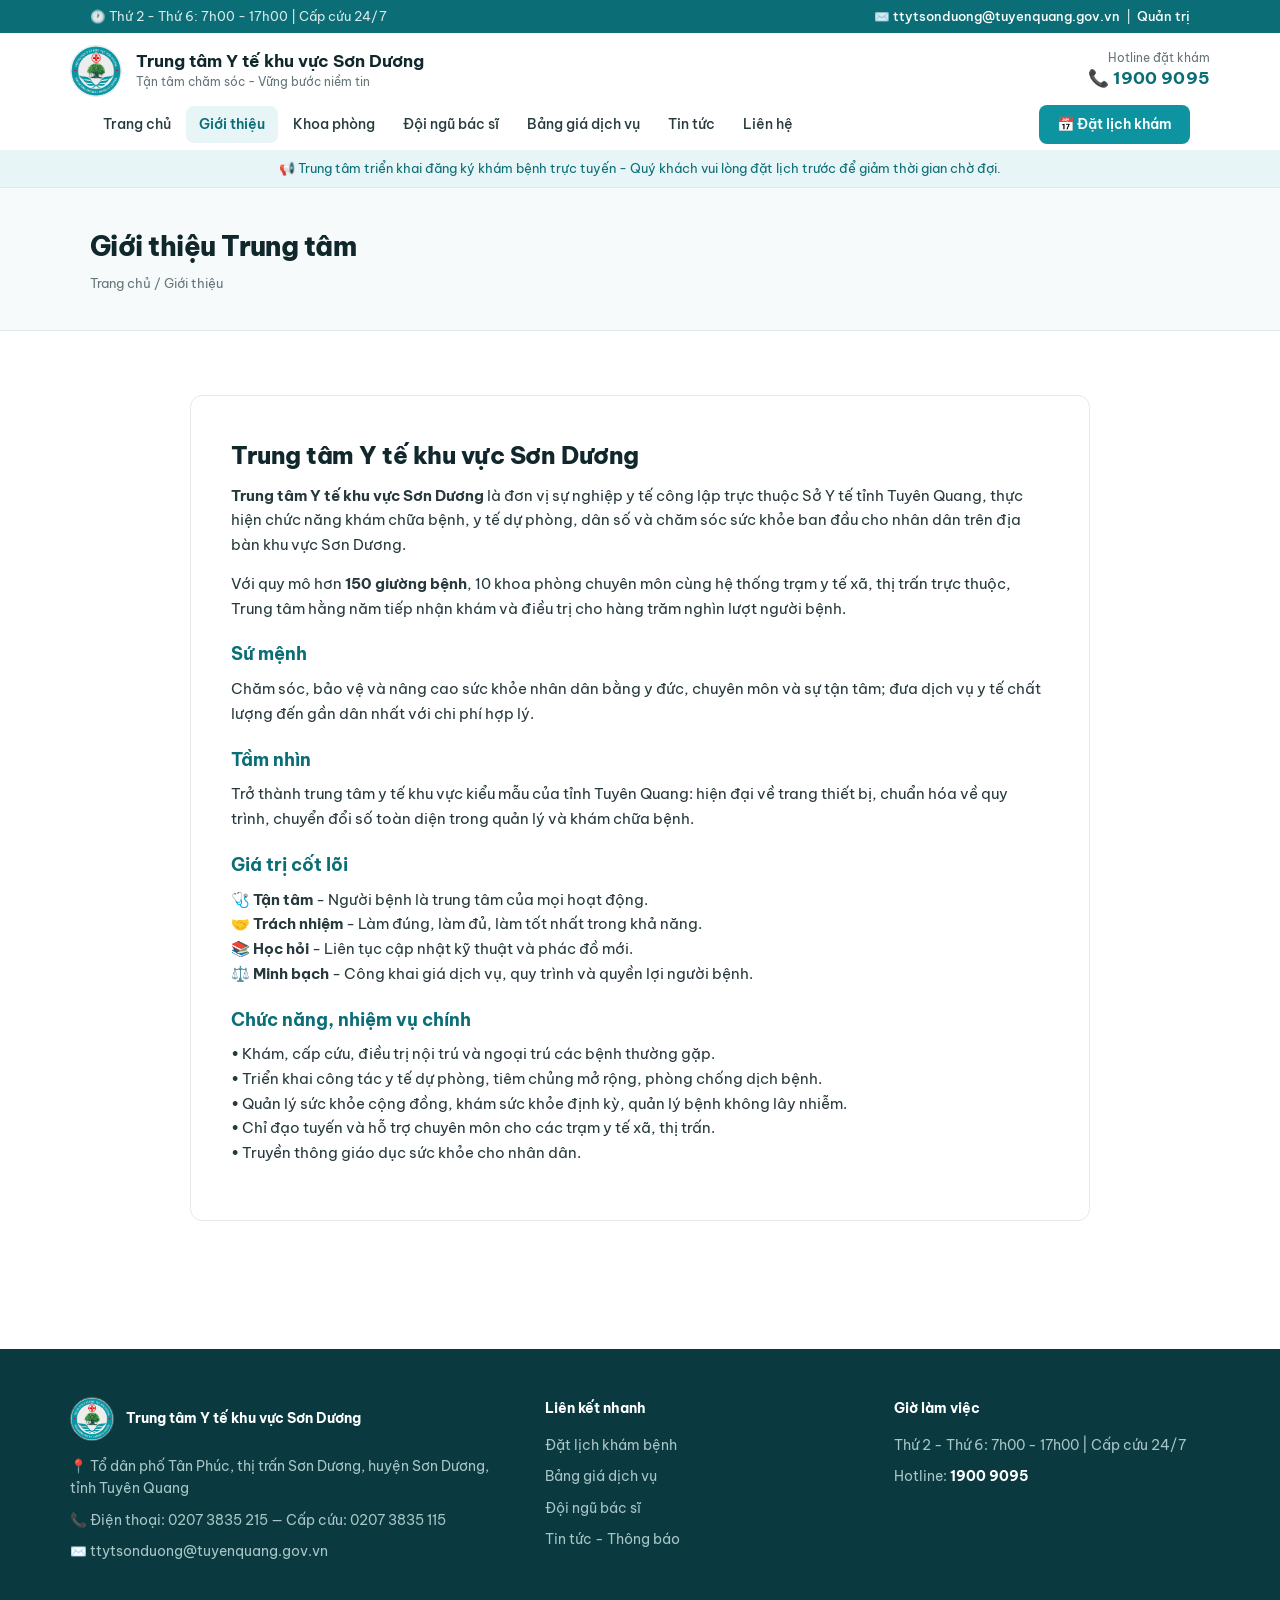
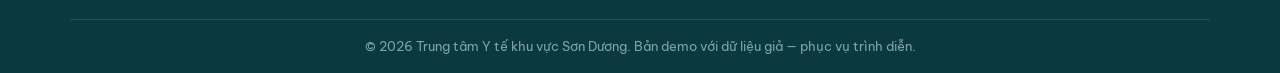
<file: mau-thiet-ke/mau-1/gioi-thieu.html>
<!DOCTYPE html>
<html lang="vi">
<head>
  <meta charset="UTF-8">
  <meta name="viewport" content="width=device-width, initial-scale=1.0">
  <title>Giới thiệu - Trung tâm Y tế khu vực Sơn Dương</title>
  <link rel="icon" href="img/logo.jpg">
  <link rel="stylesheet" href="assets/css/style.css">
</head>
<body data-page="about">
  <div id="site-header"></div>

  <div class="page-head">
    <div class="container">
      <h2>Giới thiệu Trung tâm</h2>
      <div class="breadcrumb"><a href="index.html">Trang chủ</a> / Giới thiệu</div>
    </div>
  </div>

  <section class="block">
    <div class="container">
      <div class="article" style="max-width:900px">
        <h2>Trung tâm Y tế khu vực Sơn Dương</h2>
        <div class="content">
          <p><strong>Trung tâm Y tế khu vực Sơn Dương</strong> là đơn vị sự nghiệp y tế công lập trực thuộc Sở Y tế tỉnh Tuyên Quang, thực hiện chức năng khám chữa bệnh, y tế dự phòng, dân số và chăm sóc sức khỏe ban đầu cho nhân dân trên địa bàn khu vực Sơn Dương.</p>
          <p>Với quy mô hơn <strong>150 giường bệnh</strong>, 10 khoa phòng chuyên môn cùng hệ thống trạm y tế xã, thị trấn trực thuộc, Trung tâm hằng năm tiếp nhận khám và điều trị cho hàng trăm nghìn lượt người bệnh.</p>

          <h3 style="color:var(--blue-dark);margin:18px 0 8px">Sứ mệnh</h3>
          <p>Chăm sóc, bảo vệ và nâng cao sức khỏe nhân dân bằng y đức, chuyên môn và sự tận tâm; đưa dịch vụ y tế chất lượng đến gần dân nhất với chi phí hợp lý.</p>

          <h3 style="color:var(--blue-dark);margin:18px 0 8px">Tầm nhìn</h3>
          <p>Trở thành trung tâm y tế khu vực kiểu mẫu của tỉnh Tuyên Quang: hiện đại về trang thiết bị, chuẩn hóa về quy trình, chuyển đổi số toàn diện trong quản lý và khám chữa bệnh.</p>

          <h3 style="color:var(--blue-dark);margin:18px 0 8px">Giá trị cốt lõi</h3>
          <p>🩺 <strong>Tận tâm</strong> - Người bệnh là trung tâm của mọi hoạt động.<br>
             🤝 <strong>Trách nhiệm</strong> - Làm đúng, làm đủ, làm tốt nhất trong khả năng.<br>
             📚 <strong>Học hỏi</strong> - Liên tục cập nhật kỹ thuật và phác đồ mới.<br>
             ⚖️ <strong>Minh bạch</strong> - Công khai giá dịch vụ, quy trình và quyền lợi người bệnh.</p>

          <h3 style="color:var(--blue-dark);margin:18px 0 8px">Chức năng, nhiệm vụ chính</h3>
          <p>• Khám, cấp cứu, điều trị nội trú và ngoại trú các bệnh thường gặp.<br>
             • Triển khai công tác y tế dự phòng, tiêm chủng mở rộng, phòng chống dịch bệnh.<br>
             • Quản lý sức khỏe cộng đồng, khám sức khỏe định kỳ, quản lý bệnh không lây nhiễm.<br>
             • Chỉ đạo tuyến và hỗ trợ chuyên môn cho các trạm y tế xã, thị trấn.<br>
             • Truyền thông giáo dục sức khỏe cho nhân dân.</p>
        </div>
      </div>
    </div>
  </section>

  <footer class="site-footer" id="site-footer"></footer>
  <script src="assets/js/data.js"></script>
  <script src="assets/js/his-adapter.js"></script>
  <script src="assets/js/main.js"></script>
</body>
</html>
</file>
<file: assets/css/style.css>
/* ============================================================
   TTYT KHU VỰC SƠN DƯƠNG - GIAO DIỆN CHUNG
   Bản tối giản: một màu nhấn teal lấy từ logo, ảnh thật làm hero.
   ============================================================ */
@import url('https://fonts.googleapis.com/css2?family=Be+Vietnam+Pro:wght@400;500;600;700;800&display=swap');

:root {
  /* Giữ tên biến cũ, giá trị lấy theo tông teal của logo */
  --blue: #0e94a0;
  --blue-dark: #0b6e77;
  --blue-light: #e7f5f6;
  --ink: #10282b;
  --green: #0e94a0;
  --green-light: #e7f5f6;
  --red: #dc2626;
  --amber: #d97706;
  --text: #26393c;
  --muted: #64757a;
  --border: #e4eaeb;
  --bg: #f7fafa;
  --radius: 12px;
  --shadow: 0 1px 2px rgba(16, 40, 43, .05);
  --shadow-lg: 0 10px 30px -8px rgba(16, 40, 43, .14);
}

* { margin: 0; padding: 0; box-sizing: border-box; }

body {
  font-family: "Be Vietnam Pro", "Segoe UI", Roboto, Arial, sans-serif;
  color: var(--text);
  background: #fff;
  line-height: 1.65;
  -webkit-font-smoothing: antialiased;
}

a { color: var(--blue); text-decoration: none; }
a:hover { text-decoration: underline; }
img { max-width: 100%; }

.container { max-width: 1140px; margin: 0 auto; padding: 0 20px; }

/* ---------- Logo ---------- */
.logo-img {
  width: 52px; height: 52px; border-radius: 50%;
  object-fit: cover; flex-shrink: 0; display: block;
  border: 1px solid var(--border);
}

/* ---------- Thanh trên cùng ---------- */
.topbar {
  background: var(--blue-dark);
  color: rgba(255, 255, 255, .85);
  font-size: 12.5px;
  padding: 6px 0;
}
.topbar .container { display: flex; justify-content: space-between; flex-wrap: wrap; gap: 6px; }
.topbar a { color: #fff; font-weight: 500; }

/* ---------- Header ---------- */
header.site-header {
  background: #fff;
  border-bottom: 1px solid var(--border);
  position: sticky;
  top: 0;
  z-index: 50;
}
.header-main { display: flex; align-items: center; gap: 14px; padding: 12px 0 8px; }
.brand h1 { font-size: 17px; font-weight: 700; color: var(--ink); line-height: 1.3; }
.brand p { font-size: 12px; color: var(--muted); }
.header-cta { margin-left: auto; display: flex; gap: 10px; align-items: center; }
.header-book { white-space: nowrap; box-shadow: 0 6px 16px -8px rgba(15, 118, 110, .8); }
.header-book.active { box-shadow: 0 0 0 3px var(--blue-light); }

/* ---------- Menu ---------- */
nav.main-nav { background: transparent; }
nav.main-nav .container { padding-bottom: 6px; }
nav.main-nav ul { list-style: none; display: flex; flex-wrap: wrap; gap: 2px; align-items: center; }
nav.main-nav a {
  display: block; padding: 7px 13px; border-radius: 8px;
  color: var(--text); font-weight: 500; font-size: 14px;
}
nav.main-nav a:hover { background: var(--bg); text-decoration: none; }
nav.main-nav a.active { color: var(--blue-dark); background: var(--blue-light); font-weight: 600; }
nav.main-nav a.nav-book { background: var(--blue); color: #fff; font-weight: 600; padding: 8px 18px; }
nav.main-nav a.nav-book:hover { background: var(--blue-dark); }
.nav-toggle { display: none; }

/* ---------- Nút burger + menu điện thoại (kiểu overlay) ---------- */
.burger {
  display: none; align-items: center; justify-content: center;
  width: 44px; height: 42px; flex-shrink: 0;
  border: 1px solid var(--border); border-radius: 10px;
  background: #fff; color: var(--blue-dark); font-size: 20px; cursor: pointer;
}
.burger:hover { background: var(--blue-light); }

.mobile-menu {
  position: fixed; inset: 0; z-index: 300;
  background: #fff; display: none; flex-direction: column;
}
.mobile-menu.open { display: flex; }
.mm-head {
  display: flex; align-items: center; gap: 10px;
  padding: 10px 14px; border-bottom: 1px solid var(--border);
}
.mm-head .logo-img { width: 38px; height: 38px; }
.mm-head strong { flex: 1; font-size: 13.5px; color: var(--ink); line-height: 1.3; }
.mm-close {
  width: 46px; height: 42px; flex-shrink: 0; border: none; cursor: pointer;
  background: var(--blue); color: #fff; font-size: 18px; border-radius: 8px;
}
.mm-list { list-style: none; flex: 1 1 auto; overflow-y: auto; }
.mm-list li + li { border-top: 1px solid var(--border); }
.mm-list a {
  display: flex; align-items: center; justify-content: space-between;
  padding: 17px 20px; font-size: 15.5px; font-weight: 500; color: var(--ink);
}
.mm-list a:hover { background: var(--bg); text-decoration: none; }
.mm-list a.active { color: var(--blue); }
.mm-chev { color: var(--muted); font-size: 20px; line-height: 1; }
.mm-actions { display: flex; border-top: 1px solid var(--border); background: #fff; }
.mm-actions a {
  flex: 1; display: flex; flex-direction: column; align-items: center; gap: 5px;
  padding: 14px 6px; font-size: 12px; font-weight: 600; color: var(--blue-dark);
  border-right: 1px solid var(--border); text-align: center;
}
.mm-actions a:last-child { border-right: none; }
.mm-actions a:hover { background: var(--blue-light); text-decoration: none; }
.mm-ic { font-size: 22px; }

/* ---------- Dòng thông báo ---------- */
.announce {
  background: var(--blue-light);
  border-bottom: 1px solid #d3ecee;
  padding: 8px 20px; font-size: 13px; color: var(--blue-dark);
  text-align: center;
  overflow: hidden; text-overflow: ellipsis; white-space: nowrap;
}

/* ---------- Hero: trình chiếu ảnh (auto slide 8s) ---------- */
.hero { position: relative; color: #fff; overflow: hidden; }
/* Băng chuyền ngang: các slide nằm thành 1 hàng, trượt bằng transform */
.hero-slides {
  display: flex;
  transition: transform .7s cubic-bezier(.65, 0, .35, 1);
  will-change: transform;
}
.hero-slide {
  flex: 0 0 100%;
  position: relative;
  background-color: var(--blue-dark);
  background-size: cover;
  background-repeat: no-repeat;
  background-position: center 30%;
}
/* Nội dung nhẹ nhàng trồi lên khi slide trượt tới */
.hero-slide .hero-content {
  opacity: 0; transform: translateY(16px);
  transition: opacity .6s ease, transform .6s ease;
}
.hero-slide.active .hero-content {
  opacity: 1; transform: none; transition-delay: .25s;
}
.hero-slide::before {
  content: "";
  position: absolute; inset: 0;
  background: linear-gradient(90deg,
    rgba(8, 55, 60, .92) 0%,
    rgba(8, 55, 60, .78) 45%,
    rgba(8, 55, 60, .35) 100%);
}
.hero .container { position: relative; padding-top: 84px; padding-bottom: 92px; }
.hero-content { max-width: 620px; }
.hero h2 {
  font-size: 38px; line-height: 1.2; margin-bottom: 16px;
  font-weight: 800; letter-spacing: -.02em;
}
.hero p { font-size: 16px; color: rgba(255, 255, 255, .88); margin-bottom: 28px; max-width: 54ch; }
.hero-actions { display: flex; gap: 12px; flex-wrap: wrap; }

/* Nút chuyển ảnh thủ công + chấm chỉ số */
.hero-nav {
  position: absolute; top: 50%; transform: translateY(-50%);
  z-index: 3; width: 46px; height: 46px; border-radius: 50%;
  border: none; cursor: pointer;
  background: rgba(255, 255, 255, .18); color: #fff;
  font-size: 26px; line-height: 1;
  display: flex; align-items: center; justify-content: center;
  backdrop-filter: blur(2px); transition: background .15s;
}
.hero-nav:hover { background: rgba(255, 255, 255, .34); }
.hero-nav.prev { left: 18px; }
.hero-nav.next { right: 18px; }
.hero-dots {
  position: absolute; z-index: 3; left: 0; right: 0; bottom: 18px;
  display: flex; gap: 9px; justify-content: center;
}
.hero-dot {
  width: 11px; height: 11px; border-radius: 50%;
  border: none; cursor: pointer; padding: 0;
  background: rgba(255, 255, 255, .45); transition: background .2s, width .2s;
}
.hero-dot:hover { background: rgba(255, 255, 255, .7); }
.hero-dot.active { background: #fff; width: 26px; border-radius: 6px; }

/* ---------- Nút ---------- */
.btn {
  display: inline-block; padding: 11px 22px; border-radius: 10px;
  font-weight: 600; font-size: 14.5px; border: none; cursor: pointer;
  font-family: inherit; transition: background .15s, border-color .15s;
}
.btn:hover { text-decoration: none; }
.btn-primary { background: var(--blue); color: #fff; }
.btn-primary:hover { background: var(--blue-dark); }
.btn-outline { background: rgba(255,255,255,.1); color: #fff; border: 1px solid rgba(255,255,255,.55); }
.btn-outline:hover { background: rgba(255,255,255,.2); }
.btn-blue { background: var(--blue); color: #fff; }
.btn-blue:hover { background: var(--blue-dark); }
.btn-ghost { background: var(--blue-light); color: var(--blue-dark); }
.btn-danger { background: #fef2f2; color: var(--red); border: 1px solid #fecaca; }
.btn-sm { padding: 7px 14px; font-size: 13px; border-radius: 8px; }

/* ---------- Dải thống kê ---------- */
.quick-stats { background: #fff; border-bottom: 1px solid var(--border); }
.stats-grid { display: grid; grid-template-columns: repeat(4, 1fr); }
.stat-card { padding: 26px 16px; text-align: center; }
.stat-card + .stat-card { border-left: 1px solid var(--border); }
.stat-card .num { font-size: 28px; font-weight: 800; color: var(--blue-dark); letter-spacing: -.02em; }
.stat-card .lbl { font-size: 13px; color: var(--muted); margin-top: 2px; }

/* ---------- Section chung ---------- */
section.block { padding: 64px 0; }
/* Dải nền teal nhạt: tách section khỏi nền trắng, làm card trắng nổi bật */
section.block.alt {
  background: linear-gradient(180deg, #e9f4f5 0%, #f2f9f9 100%);
  border-top: 1px solid #d9eaec;
  border-bottom: 1px solid #d9eaec;
}
/* Dải nền xám nhạt: dùng cho section kế tiếp để phân biệt với dải teal */
section.block.soft {
  background: #f6f8f8;
  border-bottom: 1px solid var(--border);
}
.block.alt .doctor-card, .block.soft .news-card {
  border-color: #dce8ea;
  box-shadow: 0 3px 14px -4px rgba(16, 40, 43, .1);
}
.block.alt .doctor-card:hover, .block.soft .news-card:hover {
  border-color: var(--blue);
  box-shadow: var(--shadow-lg);
}
.section-head { text-align: center; margin-bottom: 36px; }
.section-head h3 { font-size: 27px; font-weight: 800; color: var(--ink); letter-spacing: -.02em; }
.section-head p { color: var(--muted); font-size: 14.5px; margin-top: 6px; }
.section-head .rule { width: 44px; height: 3px; border-radius: 99px; margin: 14px auto 0; background: var(--blue); }

/* ---------- Lối tắt nhanh (trang chủ) ---------- */
.action-grid { display: grid; grid-template-columns: repeat(3, 1fr); gap: 16px; }
.action-card {
  display: block; background: #fff; border: 1px solid var(--border);
  border-radius: var(--radius); padding: 26px;
  color: var(--text); transition: border-color .15s, box-shadow .15s;
}
.action-card:hover { text-decoration: none; border-color: var(--blue); box-shadow: var(--shadow-lg); }
.action-card .icon {
  display: inline-flex; align-items: center; justify-content: center;
  width: 46px; height: 46px; font-size: 22px;
  background: var(--blue-light); border-radius: 10px; margin-bottom: 14px;
}
.action-card h4 { font-size: 16px; font-weight: 700; color: var(--ink); margin-bottom: 4px; }
.action-card p { font-size: 13.5px; color: var(--muted); }
.action-card .go { display: inline-block; margin-top: 12px; font-size: 13.5px; font-weight: 600; color: var(--blue); }

/* ---------- Card khoa phòng (trang Khoa phòng) ---------- */
.dept-grid { display: grid; grid-template-columns: repeat(auto-fill, minmax(260px, 1fr)); gap: 16px; }
.dept-card {
  background: #fff; border: 1px solid var(--border); border-radius: var(--radius);
  padding: 24px; transition: border-color .15s, box-shadow .15s;
}
.dept-card:hover { border-color: var(--blue); box-shadow: var(--shadow-lg); }
.dept-card .icon {
  display: inline-flex; align-items: center; justify-content: center;
  width: 48px; height: 48px; font-size: 24px;
  background: var(--blue-light); border-radius: 10px;
}
.dept-card h4 { margin: 14px 0 6px; color: var(--ink); font-size: 15.5px; font-weight: 700; }
.dept-card p { font-size: 13.5px; color: var(--muted); }

/* ---------- Card bác sĩ ---------- */
.doctor-grid { display: grid; grid-template-columns: repeat(auto-fill, minmax(250px, 1fr)); gap: 16px; }

/* ---------- Bác sĩ tiêu biểu: trình chiếu 4 người/slide ---------- */
.fd-carousel { position: relative; padding: 0 46px; }
.fd-viewport { overflow: hidden; }
.fd-track { display: flex; transition: transform .5s cubic-bezier(.65, 0, .35, 1); will-change: transform; }
/* Mỗi bác sĩ là 1 ô; số ô hiển thị/khung tùy kích thước màn hình
   (desktop 4 · tablet 2 · điện thoại 1) -> thẻ không bị bóp méo */
.fd-item { flex: 0 0 25%; box-sizing: border-box; padding: 0 8px; min-width: 0; display: flex; }
.fd-item > .doctor-card { flex: 1; }   /* các thẻ cùng 1 hàng cao bằng nhau */
.fd-nav {
  position: absolute; top: 50%; transform: translateY(-50%); z-index: 3;
  width: 40px; height: 40px; border-radius: 50%; cursor: pointer;
  border: 1px solid var(--border); background: #fff; color: var(--blue-dark);
  font-size: 24px; line-height: 1; display: flex; align-items: center; justify-content: center;
  box-shadow: var(--shadow); transition: background .15s, color .15s;
}
.fd-nav:hover { background: var(--blue); color: #fff; border-color: var(--blue); }
.fd-nav.prev { left: 0; }
.fd-nav.next { right: 0; }
.fd-dots { display: flex; gap: 8px; justify-content: center; margin-top: 18px; }
.fd-dot {
  width: 10px; height: 10px; border-radius: 50%; border: none; cursor: pointer; padding: 0;
  background: #cfe0e2; transition: background .2s, width .2s;
}
.fd-dot:hover { background: var(--blue); }
.fd-dot.active { background: var(--blue); width: 24px; border-radius: 5px; }

.doctor-card {
  background: #fff; border: 1px solid var(--border); border-radius: var(--radius);
  padding: 26px 22px; text-align: center;
  transition: border-color .15s, box-shadow .15s;
}
.doctor-card:hover { border-color: var(--blue); box-shadow: var(--shadow-lg); }
.avatar {
  width: 72px; height: 72px; border-radius: 50%;
  color: #fff; font-size: 25px; font-weight: 700;
  display: flex; align-items: center; justify-content: center;
  margin: 0 auto 12px;
}
img.avatar-img { object-fit: cover; border: 2px solid #fff; box-shadow: 0 0 0 1px var(--border); }
.doctor-card h4 { color: var(--ink); font-size: 15.5px; font-weight: 700; }
.doctor-card .title {
  display: inline-block; color: var(--blue-dark); font-weight: 600; font-size: 12px;
  background: var(--blue-light); border-radius: 999px; padding: 2px 12px; margin-bottom: 8px;
}
.doctor-card .meta { font-size: 13px; color: var(--muted); margin: 8px 0; }
.doctor-card .intro { font-size: 13px; }
.chip {
  display: inline-block; background: var(--bg); border: 1px solid var(--border);
  color: var(--muted); font-size: 12px; font-weight: 500;
  border-radius: 999px; padding: 4px 14px; margin-top: 12px;
}

/* ---------- Thẻ bác sĩ tương tác (trang chủ):
   hover 2s hoặc click -> ảnh phủ toàn thẻ + dải thông tin trượt lên ---------- */
.doctor-card.flip { position: relative; overflow: hidden; cursor: pointer; }
.dc-overlay {
  position: absolute; inset: 0; z-index: 2;
  opacity: 0; transform: scale(1.06);
  transition: opacity .5s ease, transform .5s ease;
  pointer-events: none;
}
.doctor-card.flip.revealed .dc-overlay { opacity: 1; transform: scale(1); }
.dc-photo {
  position: absolute; inset: 0;
  background-size: cover; background-position: center top;
  display: flex; align-items: center; justify-content: center;
  font-size: 64px; font-weight: 800; color: rgba(255, 255, 255, .85);
}
.dc-info {
  position: absolute; left: 0; right: 0; bottom: 0; height: 30%;
  background: rgba(8, 55, 60, .92); color: #fff;
  display: flex; flex-direction: column; align-items: center; justify-content: center;
  gap: 2px; padding: 8px 14px; text-align: center;
  transform: translateY(100%);
  transition: transform .45s ease .15s;
}
.doctor-card.flip.revealed .dc-info { transform: translateY(0); }
.dc-info strong { font-size: 14px; line-height: 1.35; }
.dc-info span { font-size: 12px; opacity: .8; }

/* ---------- Tin tức ---------- */
/* Bộ lọc tin tức: tìm kiếm + chuyên mục */
.news-filter { margin-bottom: 22px; }
.news-filter #news-search {
  width: 100%; padding: 11px 14px; font-size: 14.5px; font-family: inherit;
  border: 1px solid var(--border); border-radius: 10px; background: #fff;
  margin-bottom: 12px;
}
.news-filter #news-search:focus { outline: none; border-color: var(--blue); }
.news-cats { display: flex; gap: 8px; flex-wrap: wrap; }
.news-cat {
  padding: 7px 15px; border-radius: 999px; cursor: pointer;
  border: 1px solid var(--border); background: #fff;
  font-family: inherit; font-size: 13.5px; color: var(--text);
  transition: background .15s, color .15s, border-color .15s;
}
.news-cat:hover { border-color: var(--blue); }
.news-cat.active { background: var(--blue); border-color: var(--blue); color: #fff; font-weight: 600; }

.news-grid { display: grid; grid-template-columns: repeat(auto-fill, minmax(300px, 1fr)); gap: 16px; }
.news-card {
  background: #fff; border: 1px solid var(--border); border-radius: var(--radius);
  overflow: hidden; display: flex; flex-direction: column;
  transition: border-color .15s, box-shadow .15s;
}
.news-card:hover { border-color: var(--blue); box-shadow: var(--shadow-lg); }
.news-thumb {
  height: 110px; display: flex; align-items: center; justify-content: center;
  font-size: 38px; background: var(--blue-light);
  border-bottom: 1px solid var(--border);
  overflow: hidden;
}
.news-thumb img { width: 100%; height: 100%; object-fit: cover; display: block; }
.news-body { padding: 18px 20px; flex: 1; }
.news-body .cat {
  font-size: 11px; font-weight: 700; color: var(--blue-dark);
  text-transform: uppercase; letter-spacing: .06em;
}
.news-body h4 { font-size: 15px; margin: 6px 0; font-weight: 700; line-height: 1.45; }
.news-body h4 a { color: var(--ink); }
.news-body .date { font-size: 12.5px; color: var(--muted); }
.news-body p { font-size: 13.5px; color: var(--muted); margin-top: 8px; }

/* ---------- Bảng ---------- */
.table-wrap {
  overflow-x: auto; background: #fff;
  border: 1px solid var(--border); border-radius: var(--radius);
}
table.data { width: 100%; border-collapse: collapse; min-width: 640px; }
table.data th {
  background: var(--bg); color: var(--muted); text-align: left;
  padding: 11px 16px; font-size: 12px; font-weight: 600;
  text-transform: uppercase; letter-spacing: .05em;
  border-bottom: 1px solid var(--border);
}
table.data td { padding: 12px 16px; border-bottom: 1px solid #eef3f3; font-size: 14px; }
table.data tr:last-child td { border-bottom: none; }
table.data tr:hover td { background: var(--bg); }
.price { font-weight: 700; color: var(--ink); white-space: nowrap; font-variant-numeric: tabular-nums; }
.group-row td {
  background: var(--blue-light) !important; font-weight: 700;
  color: var(--blue-dark); font-size: 13px !important;
}

/* ---------- Badge ---------- */
.badge { display: inline-block; padding: 3px 11px; border-radius: 999px; font-size: 12px; font-weight: 600; }
.badge-ok     { background: #e5f6ee; color: #067647; }
.badge-warn   { background: #fdf3e1; color: #b45309; }
.badge-danger { background: #fdecec; color: #b91c1c; }
.badge-info   { background: var(--blue-light); color: var(--blue-dark); }

/* ---------- Form ---------- */
.form-card {
  background: #fff; border: 1px solid var(--border); border-radius: var(--radius);
  padding: 32px; max-width: 780px; margin: 0 auto;
}
.form-grid { display: grid; grid-template-columns: 1fr 1fr; gap: 16px 20px; }
.form-grid .full { grid-column: 1 / -1; }
label.fld { display: block; font-size: 13px; font-weight: 600; color: var(--ink); margin-bottom: 6px; }
label.fld .req { color: var(--red); }
input, select, textarea {
  width: 100%; padding: 10px 13px; border: 1px solid #ccd8da;
  border-radius: 9px; font-size: 14px; font-family: inherit;
  background: #fff; color: var(--text); transition: border-color .15s, box-shadow .15s;
}
input:focus, select:focus, textarea:focus {
  outline: none; border-color: var(--blue);
  box-shadow: 0 0 0 3px rgba(14, 148, 160, .13);
}
.form-note { font-size: 12.5px; color: var(--muted); margin-top: 5px; }
.form-actions { margin-top: 24px; display: flex; gap: 12px; align-items: center; flex-wrap: wrap; }

/* ---------- Kết quả đặt lịch ---------- */
.result-box {
  border: 1px solid #b9e4e8; background: var(--blue-light);
  border-radius: var(--radius); padding: 32px; text-align: center;
}
.result-box .code {
  font-size: 32px; font-weight: 800; color: var(--blue-dark);
  letter-spacing: .04em; font-variant-numeric: tabular-nums;
}
.result-box .queue { font-size: 15px; margin-top: 6px; }

/* ---------- Trang con ---------- */
.page-head { background: var(--bg); border-bottom: 1px solid var(--border); padding: 36px 0; }
.page-head h2 { font-size: 27px; font-weight: 800; color: var(--ink); letter-spacing: -.02em; }
.breadcrumb { font-size: 13px; color: var(--muted); margin-top: 4px; }
.breadcrumb a { color: var(--muted); }
.breadcrumb a:hover { color: var(--blue); }

/* ---------- Bộ lọc ---------- */
.filter-bar { display: flex; gap: 10px; flex-wrap: wrap; margin-bottom: 24px; align-items: center; }
.filter-bar input, .filter-bar select { width: auto; min-width: 220px; }

/* ---------- Bài viết chi tiết ---------- */
.article {
  background: #fff; border: 1px solid var(--border); border-radius: var(--radius);
  padding: 40px; max-width: 820px; margin: 0 auto;
}
.article h2 { color: var(--ink); font-weight: 800; letter-spacing: -.02em; margin-bottom: 8px; }
.article .meta { color: var(--muted); font-size: 13.5px; margin-bottom: 22px; }
.article .content p { margin-bottom: 14px; font-size: 15px; }
/* Liên kết trong bài viết: rõ ràng, dễ nhận biết để bấm */
.article .content a {
  color: var(--blue-dark); font-weight: 600;
  text-decoration: underline; text-underline-offset: 3px;
  word-break: break-word;
}
.article .content a:hover { color: var(--blue); background: var(--blue-light); }
.article .content h3 {
  color: var(--blue-dark); font-size: 18px; font-weight: 700;
  margin: 22px 0 10px;
}
/* Ảnh minh họa: không kéo giãn: ảnh ngang tối đa hết cột, ảnh dọc (chụp màn hình
   điện thoại) bị giới hạn chiều cao để không chiếm trọn màn hình. Luôn căn giữa. */
.art-img {
  display: block;
  width: auto; height: auto;
  max-width: 100%; max-height: 560px;
  border-radius: 12px; border: 1px solid var(--border);
  margin: 6px auto 18px;
}

/* Nhúng trang web (iframe) trong bài viết */
.art-embed {
  margin: 10px 0 20px; border: 1px solid var(--border);
  border-radius: 12px; overflow: hidden; background: #fff;
}
.art-embed iframe { display: block; width: 100%; height: 460px; border: 0; }
.art-embed-link {
  display: block; padding: 10px 16px; font-size: 13.5px; font-weight: 600;
  color: var(--blue-dark); background: var(--blue-light);
  border-top: 1px solid var(--border);
}
.art-embed-link:hover { background: #d3ecee; text-decoration: none; }
/* Tài liệu PDF hiển thị dạng ảnh từng trang */
.art-pdf { margin: 10px 0 20px; }
.art-pdf-name { font-size: 13.5px; font-weight: 600; color: var(--blue-dark); margin-bottom: 10px; }
.art-pdf-page {
  display: block; width: 100%; max-width: 820px; margin: 0 auto 14px;
  border: 1px solid var(--border); border-radius: 8px;
  box-shadow: 0 2px 10px -4px rgba(15, 23, 42, .25);
}
.attach-list { margin: 20px 0 24px; padding: 16px 18px; background: var(--bg); border: 1px solid var(--border); border-radius: 12px; }
.attach-list h4 { font-size: 14px; color: var(--ink); margin-bottom: 10px; }
.attach-item {
  display: inline-block; margin: 0 8px 8px 0; padding: 7px 14px;
  background: #fff; border: 1px solid var(--border); border-radius: 8px;
  font-size: 13.5px; font-weight: 500; color: var(--blue-dark);
}
.attach-item:hover { border-color: var(--blue); text-decoration: none; }

/* ---------- Liên hệ ---------- */
.contact-grid { display: grid; grid-template-columns: 1fr 1fr; gap: 20px; }
.contact-card { background: #fff; border: 1px solid var(--border); border-radius: var(--radius); padding: 28px; }
.contact-card h4 { color: var(--ink); font-weight: 700; margin-bottom: 16px; }
.contact-item { display: flex; gap: 12px; margin-bottom: 14px; font-size: 14px; }
.contact-item .ci {
  font-size: 17px; flex-shrink: 0;
  width: 38px; height: 38px; border-radius: 10px;
  background: var(--blue-light);
  display: flex; align-items: center; justify-content: center;
}
.map-embed {
  background: #fff; border: 1px solid var(--border);
  border-radius: var(--radius); overflow: hidden;
}
.map-embed iframe { display: block; width: 100%; height: 340px; border: 0; }
.map-link {
  display: block; padding: 12px 18px; font-size: 14px; font-weight: 600;
  color: var(--blue-dark); background: var(--blue-light);
  border-top: 1px solid var(--border);
}
.map-link:hover { background: #d3ecee; text-decoration: none; }

/* ---------- Footer ---------- */
footer.site-footer { background: #0a3a3f; color: #a8c5c8; margin-top: 64px; }
/* Chỉ đệm dọc — chừa lề ngang cho .container để nội dung không dính sát mép */
.footer-grid { display: grid; grid-template-columns: 1.4fr 1fr 1fr; gap: 32px; padding-top: 44px; padding-bottom: 40px; }
.footer-grid h5 { color: #fff; font-size: 14px; font-weight: 700; margin-bottom: 14px; }
.footer-grid p, .footer-grid li { font-size: 13.5px; margin-bottom: 9px; }
.footer-grid ul { list-style: none; }
.footer-grid a { color: #a8c5c8; }
.footer-grid a:hover { color: #fff; }
.footer-logo { display: flex; align-items: center; gap: 12px; margin-bottom: 14px; }
.footer-logo .logo-img { width: 44px; height: 44px; border-color: rgba(255,255,255,.25); }
.footer-logo strong { color: #fff; font-size: 14px; line-height: 1.4; }
.footer-bottom {
  border-top: 1px solid rgba(255,255,255,.1);
  padding-top: 18px; padding-bottom: 18px;
  font-size: 12.5px; text-align: center; color: #7fa3a7;
}

/* ---------- Toast ---------- */
#toast {
  position: fixed; bottom: 24px; right: 24px; z-index: 999;
  background: var(--ink); color: #fff; padding: 13px 22px;
  border-radius: 10px; font-size: 14px; box-shadow: var(--shadow-lg);
  opacity: 0; transform: translateY(10px); transition: all .25s; pointer-events: none;
}
#toast.show { opacity: 1; transform: none; }
#toast.err { background: var(--red); }

.empty-note { text-align: center; color: var(--muted); padding: 36px; font-size: 14px; }
.spinner {
  display: inline-block; width: 15px; height: 15px;
  border: 2px solid rgba(255,255,255,.4); border-top-color: #fff;
  border-radius: 50%; animation: spin .7s linear infinite; vertical-align: -3px;
}
@keyframes spin { to { transform: rotate(360deg); } }

/* ---------- Responsive ---------- */
@media (max-width: 860px) {
  .hero .container { padding-top: 52px; padding-bottom: 60px; }
  .hero h2 { font-size: 28px; }
  .hero-nav { width: 38px; height: 38px; font-size: 22px; }
  .hero-nav.prev { left: 8px; }
  .hero-nav.next { right: 8px; }
  .fd-carousel { padding: 0 34px; }
  .fd-item { flex-basis: 50%; }              /* tablet: 2 bác sĩ/khung */
  .fd-nav { width: 34px; height: 34px; font-size: 20px; }
  .contact-grid { grid-template-columns: 1fr; }
  .action-grid { grid-template-columns: 1fr; }
  .stats-grid { grid-template-columns: repeat(2, 1fr); }
  .stat-card:nth-child(odd) { border-left: none; }
  .stat-card:nth-child(n+3) { border-top: 1px solid var(--border); }
  .footer-grid { grid-template-columns: 1fr; gap: 24px; padding-top: 34px; padding-bottom: 28px; }
  .form-grid { grid-template-columns: 1fr; }
  .header-main { gap: 10px; padding: 10px 0 8px; }
  .logo-img { width: 42px; height: 42px; }
  .brand h1 { font-size: 14.5px; }
  .brand p { display: none; }                 /* ẩn khẩu hiệu cho gọn trên điện thoại */
  .header-book { padding: 8px 12px; font-size: 13px; }
  .header-book .hb-text { display: none; }     /* nút Đặt lịch chỉ còn icon 📅 cạnh burger */
  section.block { padding: 44px 0; }

  /* Ẩn thanh menu ngang, dùng nút burger mở menu overlay */
  nav.main-nav { display: none; }
  .burger { display: flex; }
}

/* Trên màn hình lớn luôn ẩn menu overlay/burger dù trạng thái mở còn sót */
@media (min-width: 861px) {
  .mobile-menu { display: none !important; }
  .burger { display: none !important; }
}

/* ---------- Điện thoại nhỏ ---------- */
@media (max-width: 560px) {
  .container { padding: 0 16px; }
  .fd-item { flex-basis: 100%; }              /* điện thoại: 1 bác sĩ/khung, thẻ không méo */
  .fd-carousel { padding: 0 30px; }
  .header-book .hb-text { display: none; }     /* chỉ còn icon 📅 cho gọn */
  .header-book { padding: 9px 13px; font-size: 15px; }
  .map-embed iframe { height: 280px; }
  .art-img { max-height: 420px; }        /* ảnh dọc không chiếm trọn màn hình điện thoại */
  .art-embed iframe { height: 320px; }
  .article { padding: 22px 18px; }
  .page-head { padding: 26px 0; }
}
</file>
<file: mau-thiet-ke/mau-1/assets/css/style.css>
/* ============================================================
   TTYT KHU VỰC SƠN DƯƠNG - GIAO DIỆN CHUNG
   Bản tối giản: một màu nhấn teal lấy từ logo, ảnh thật làm hero.
   ============================================================ */
@import url('https://fonts.googleapis.com/css2?family=Be+Vietnam+Pro:wght@400;500;600;700;800&display=swap');

:root {
  /* Giữ tên biến cũ, giá trị lấy theo tông teal của logo */
  --blue: #0e94a0;
  --blue-dark: #0b6e77;
  --blue-light: #e7f5f6;
  --ink: #10282b;
  --green: #0e94a0;
  --green-light: #e7f5f6;
  --red: #dc2626;
  --amber: #d97706;
  --text: #26393c;
  --muted: #64757a;
  --border: #e4eaeb;
  --bg: #f7fafa;
  --radius: 12px;
  --shadow: 0 1px 2px rgba(16, 40, 43, .05);
  --shadow-lg: 0 10px 30px -8px rgba(16, 40, 43, .14);
}

* { margin: 0; padding: 0; box-sizing: border-box; }

body {
  font-family: "Be Vietnam Pro", "Segoe UI", Roboto, Arial, sans-serif;
  color: var(--text);
  background: #fff;
  line-height: 1.65;
  -webkit-font-smoothing: antialiased;
}

a { color: var(--blue); text-decoration: none; }
a:hover { text-decoration: underline; }
img { max-width: 100%; }

.container { max-width: 1140px; margin: 0 auto; padding: 0 20px; }

/* ---------- Logo ---------- */
.logo-img {
  width: 52px; height: 52px; border-radius: 50%;
  object-fit: cover; flex-shrink: 0; display: block;
  border: 1px solid var(--border);
}

/* ---------- Thanh trên cùng ---------- */
.topbar {
  background: var(--blue-dark);
  color: rgba(255, 255, 255, .85);
  font-size: 12.5px;
  padding: 6px 0;
}
.topbar .container { display: flex; justify-content: space-between; flex-wrap: wrap; gap: 6px; }
.topbar a { color: #fff; font-weight: 500; }

/* ---------- Header ---------- */
header.site-header {
  background: #fff;
  border-bottom: 1px solid var(--border);
  position: sticky;
  top: 0;
  z-index: 50;
}
.header-main { display: flex; align-items: center; gap: 14px; padding: 12px 0 8px; }
.brand h1 { font-size: 17px; font-weight: 700; color: var(--ink); line-height: 1.3; }
.brand p { font-size: 12px; color: var(--muted); }
.header-cta { margin-left: auto; display: flex; gap: 10px; align-items: center; }
.hotline-box { text-align: right; font-size: 12px; color: var(--muted); line-height: 1.4; }
.hotline-box strong { display: block; font-size: 17px; color: var(--blue-dark); letter-spacing: .01em; }

/* ---------- Menu ---------- */
nav.main-nav { background: transparent; }
nav.main-nav .container { padding-bottom: 6px; }
nav.main-nav ul { list-style: none; display: flex; flex-wrap: wrap; gap: 2px; align-items: center; }
nav.main-nav a {
  display: block; padding: 7px 13px; border-radius: 8px;
  color: var(--text); font-weight: 500; font-size: 14px;
}
nav.main-nav a:hover { background: var(--bg); text-decoration: none; }
nav.main-nav a.active { color: var(--blue-dark); background: var(--blue-light); font-weight: 600; }
nav.main-nav a.nav-book { background: var(--blue); color: #fff; font-weight: 600; padding: 8px 18px; }
nav.main-nav a.nav-book:hover { background: var(--blue-dark); }
.nav-toggle { display: none; }

/* ---------- Dòng thông báo ---------- */
.announce {
  background: var(--blue-light);
  border-bottom: 1px solid #d3ecee;
  padding: 8px 20px; font-size: 13px; color: var(--blue-dark);
  text-align: center;
  overflow: hidden; text-overflow: ellipsis; white-space: nowrap;
}

/* ---------- Hero: ảnh thật + lớp phủ ---------- */
.hero {
  position: relative;
  background: url("../../img/background.jpg") center 30% / cover no-repeat;
  color: #fff;
}
.hero::before {
  content: "";
  position: absolute; inset: 0;
  background: linear-gradient(90deg,
    rgba(8, 55, 60, .92) 0%,
    rgba(8, 55, 60, .78) 45%,
    rgba(8, 55, 60, .35) 100%);
}
.hero .container { position: relative; padding-top: 84px; padding-bottom: 92px; }
.hero-content { max-width: 620px; }
.hero h2 {
  font-size: 38px; line-height: 1.2; margin-bottom: 16px;
  font-weight: 800; letter-spacing: -.02em;
}
.hero p { font-size: 16px; color: rgba(255, 255, 255, .88); margin-bottom: 28px; max-width: 54ch; }
.hero-actions { display: flex; gap: 12px; flex-wrap: wrap; }

/* ---------- Nút ---------- */
.btn {
  display: inline-block; padding: 11px 22px; border-radius: 10px;
  font-weight: 600; font-size: 14.5px; border: none; cursor: pointer;
  font-family: inherit; transition: background .15s, border-color .15s;
}
.btn:hover { text-decoration: none; }
.btn-primary { background: var(--blue); color: #fff; }
.btn-primary:hover { background: var(--blue-dark); }
.btn-outline { background: rgba(255,255,255,.1); color: #fff; border: 1px solid rgba(255,255,255,.55); }
.btn-outline:hover { background: rgba(255,255,255,.2); }
.btn-blue { background: var(--blue); color: #fff; }
.btn-blue:hover { background: var(--blue-dark); }
.btn-ghost { background: var(--blue-light); color: var(--blue-dark); }
.btn-danger { background: #fef2f2; color: var(--red); border: 1px solid #fecaca; }
.btn-sm { padding: 7px 14px; font-size: 13px; border-radius: 8px; }

/* ---------- Dải thống kê ---------- */
.quick-stats { background: #fff; border-bottom: 1px solid var(--border); }
.stats-grid { display: grid; grid-template-columns: repeat(4, 1fr); }
.stat-card { padding: 26px 16px; text-align: center; }
.stat-card + .stat-card { border-left: 1px solid var(--border); }
.stat-card .num { font-size: 28px; font-weight: 800; color: var(--blue-dark); letter-spacing: -.02em; }
.stat-card .lbl { font-size: 13px; color: var(--muted); margin-top: 2px; }

/* ---------- Section chung ---------- */
section.block { padding: 64px 0; }
/* Dải nền teal nhạt: tách section khỏi nền trắng, làm card trắng nổi bật */
section.block.alt {
  background: linear-gradient(180deg, #e9f4f5 0%, #f2f9f9 100%);
  border-top: 1px solid #d9eaec;
  border-bottom: 1px solid #d9eaec;
}
/* Dải nền xám nhạt: dùng cho section kế tiếp để phân biệt với dải teal */
section.block.soft {
  background: #f6f8f8;
  border-bottom: 1px solid var(--border);
}
.block.alt .doctor-card, .block.soft .news-card {
  border-color: #dce8ea;
  box-shadow: 0 3px 14px -4px rgba(16, 40, 43, .1);
}
.block.alt .doctor-card:hover, .block.soft .news-card:hover {
  border-color: var(--blue);
  box-shadow: var(--shadow-lg);
}
.section-head { text-align: center; margin-bottom: 36px; }
.section-head h3 { font-size: 27px; font-weight: 800; color: var(--ink); letter-spacing: -.02em; }
.section-head p { color: var(--muted); font-size: 14.5px; margin-top: 6px; }
.section-head .rule { width: 44px; height: 3px; border-radius: 99px; margin: 14px auto 0; background: var(--blue); }

/* ---------- Lối tắt nhanh (trang chủ) ---------- */
.action-grid { display: grid; grid-template-columns: repeat(3, 1fr); gap: 16px; }
.action-card {
  display: block; background: #fff; border: 1px solid var(--border);
  border-radius: var(--radius); padding: 26px;
  color: var(--text); transition: border-color .15s, box-shadow .15s;
}
.action-card:hover { text-decoration: none; border-color: var(--blue); box-shadow: var(--shadow-lg); }
.action-card .icon {
  display: inline-flex; align-items: center; justify-content: center;
  width: 46px; height: 46px; font-size: 22px;
  background: var(--blue-light); border-radius: 10px; margin-bottom: 14px;
}
.action-card h4 { font-size: 16px; font-weight: 700; color: var(--ink); margin-bottom: 4px; }
.action-card p { font-size: 13.5px; color: var(--muted); }
.action-card .go { display: inline-block; margin-top: 12px; font-size: 13.5px; font-weight: 600; color: var(--blue); }

/* ---------- Card khoa phòng (trang Khoa phòng) ---------- */
.dept-grid { display: grid; grid-template-columns: repeat(auto-fill, minmax(260px, 1fr)); gap: 16px; }
.dept-card {
  background: #fff; border: 1px solid var(--border); border-radius: var(--radius);
  padding: 24px; transition: border-color .15s, box-shadow .15s;
}
.dept-card:hover { border-color: var(--blue); box-shadow: var(--shadow-lg); }
.dept-card .icon {
  display: inline-flex; align-items: center; justify-content: center;
  width: 48px; height: 48px; font-size: 24px;
  background: var(--blue-light); border-radius: 10px;
}
.dept-card h4 { margin: 14px 0 6px; color: var(--ink); font-size: 15.5px; font-weight: 700; }
.dept-card p { font-size: 13.5px; color: var(--muted); }

/* ---------- Card bác sĩ ---------- */
.doctor-grid { display: grid; grid-template-columns: repeat(auto-fill, minmax(250px, 1fr)); gap: 16px; }
.doctor-card {
  background: #fff; border: 1px solid var(--border); border-radius: var(--radius);
  padding: 26px 22px; text-align: center;
  transition: border-color .15s, box-shadow .15s;
}
.doctor-card:hover { border-color: var(--blue); box-shadow: var(--shadow-lg); }
.avatar {
  width: 72px; height: 72px; border-radius: 50%;
  color: #fff; font-size: 25px; font-weight: 700;
  display: flex; align-items: center; justify-content: center;
  margin: 0 auto 12px;
}
img.avatar-img { object-fit: cover; border: 2px solid #fff; box-shadow: 0 0 0 1px var(--border); }
.doctor-card h4 { color: var(--ink); font-size: 15.5px; font-weight: 700; }
.doctor-card .title {
  display: inline-block; color: var(--blue-dark); font-weight: 600; font-size: 12px;
  background: var(--blue-light); border-radius: 999px; padding: 2px 12px; margin-bottom: 8px;
}
.doctor-card .meta { font-size: 13px; color: var(--muted); margin: 8px 0; }
.doctor-card .intro { font-size: 13px; }
.chip {
  display: inline-block; background: var(--bg); border: 1px solid var(--border);
  color: var(--muted); font-size: 12px; font-weight: 500;
  border-radius: 999px; padding: 4px 14px; margin-top: 12px;
}

/* ---------- Thẻ bác sĩ tương tác (trang chủ):
   hover 2s hoặc click -> ảnh phủ toàn thẻ + dải thông tin trượt lên ---------- */
.doctor-card.flip { position: relative; overflow: hidden; cursor: pointer; }
.dc-overlay {
  position: absolute; inset: 0; z-index: 2;
  opacity: 0; transform: scale(1.06);
  transition: opacity .5s ease, transform .5s ease;
  pointer-events: none;
}
.doctor-card.flip.revealed .dc-overlay { opacity: 1; transform: scale(1); }
.dc-photo {
  position: absolute; inset: 0;
  background-size: cover; background-position: center top;
  display: flex; align-items: center; justify-content: center;
  font-size: 64px; font-weight: 800; color: rgba(255, 255, 255, .85);
}
.dc-info {
  position: absolute; left: 0; right: 0; bottom: 0; height: 30%;
  background: rgba(8, 55, 60, .92); color: #fff;
  display: flex; flex-direction: column; align-items: center; justify-content: center;
  gap: 2px; padding: 8px 14px; text-align: center;
  transform: translateY(100%);
  transition: transform .45s ease .15s;
}
.doctor-card.flip.revealed .dc-info { transform: translateY(0); }
.dc-info strong { font-size: 14px; line-height: 1.35; }
.dc-info span { font-size: 12px; opacity: .8; }

/* ---------- Tin tức ---------- */
.news-grid { display: grid; grid-template-columns: repeat(auto-fill, minmax(300px, 1fr)); gap: 16px; }
.news-card {
  background: #fff; border: 1px solid var(--border); border-radius: var(--radius);
  overflow: hidden; display: flex; flex-direction: column;
  transition: border-color .15s, box-shadow .15s;
}
.news-card:hover { border-color: var(--blue); box-shadow: var(--shadow-lg); }
.news-thumb {
  height: 110px; display: flex; align-items: center; justify-content: center;
  font-size: 38px; background: var(--blue-light);
  border-bottom: 1px solid var(--border);
}
.news-body { padding: 18px 20px; flex: 1; }
.news-body .cat {
  font-size: 11px; font-weight: 700; color: var(--blue-dark);
  text-transform: uppercase; letter-spacing: .06em;
}
.news-body h4 { font-size: 15px; margin: 6px 0; font-weight: 700; line-height: 1.45; }
.news-body h4 a { color: var(--ink); }
.news-body .date { font-size: 12.5px; color: var(--muted); }
.news-body p { font-size: 13.5px; color: var(--muted); margin-top: 8px; }

/* ---------- Bảng ---------- */
.table-wrap {
  overflow-x: auto; background: #fff;
  border: 1px solid var(--border); border-radius: var(--radius);
}
table.data { width: 100%; border-collapse: collapse; min-width: 640px; }
table.data th {
  background: var(--bg); color: var(--muted); text-align: left;
  padding: 11px 16px; font-size: 12px; font-weight: 600;
  text-transform: uppercase; letter-spacing: .05em;
  border-bottom: 1px solid var(--border);
}
table.data td { padding: 12px 16px; border-bottom: 1px solid #eef3f3; font-size: 14px; }
table.data tr:last-child td { border-bottom: none; }
table.data tr:hover td { background: var(--bg); }
.price { font-weight: 700; color: var(--ink); white-space: nowrap; font-variant-numeric: tabular-nums; }
.group-row td {
  background: var(--blue-light) !important; font-weight: 700;
  color: var(--blue-dark); font-size: 13px !important;
}

/* ---------- Badge ---------- */
.badge { display: inline-block; padding: 3px 11px; border-radius: 999px; font-size: 12px; font-weight: 600; }
.badge-ok     { background: #e5f6ee; color: #067647; }
.badge-warn   { background: #fdf3e1; color: #b45309; }
.badge-danger { background: #fdecec; color: #b91c1c; }
.badge-info   { background: var(--blue-light); color: var(--blue-dark); }

/* ---------- Form ---------- */
.form-card {
  background: #fff; border: 1px solid var(--border); border-radius: var(--radius);
  padding: 32px; max-width: 780px; margin: 0 auto;
}
.form-grid { display: grid; grid-template-columns: 1fr 1fr; gap: 16px 20px; }
.form-grid .full { grid-column: 1 / -1; }
label.fld { display: block; font-size: 13px; font-weight: 600; color: var(--ink); margin-bottom: 6px; }
label.fld .req { color: var(--red); }
input, select, textarea {
  width: 100%; padding: 10px 13px; border: 1px solid #ccd8da;
  border-radius: 9px; font-size: 14px; font-family: inherit;
  background: #fff; color: var(--text); transition: border-color .15s, box-shadow .15s;
}
input:focus, select:focus, textarea:focus {
  outline: none; border-color: var(--blue);
  box-shadow: 0 0 0 3px rgba(14, 148, 160, .13);
}
.form-note { font-size: 12.5px; color: var(--muted); margin-top: 5px; }
.form-actions { margin-top: 24px; display: flex; gap: 12px; align-items: center; flex-wrap: wrap; }

/* ---------- Kết quả đặt lịch ---------- */
.result-box {
  border: 1px solid #b9e4e8; background: var(--blue-light);
  border-radius: var(--radius); padding: 32px; text-align: center;
}
.result-box .code {
  font-size: 32px; font-weight: 800; color: var(--blue-dark);
  letter-spacing: .04em; font-variant-numeric: tabular-nums;
}
.result-box .queue { font-size: 15px; margin-top: 6px; }

/* ---------- Trang con ---------- */
.page-head { background: var(--bg); border-bottom: 1px solid var(--border); padding: 36px 0; }
.page-head h2 { font-size: 27px; font-weight: 800; color: var(--ink); letter-spacing: -.02em; }
.breadcrumb { font-size: 13px; color: var(--muted); margin-top: 4px; }
.breadcrumb a { color: var(--muted); }
.breadcrumb a:hover { color: var(--blue); }

/* ---------- Bộ lọc ---------- */
.filter-bar { display: flex; gap: 10px; flex-wrap: wrap; margin-bottom: 24px; align-items: center; }
.filter-bar input, .filter-bar select { width: auto; min-width: 220px; }

/* ---------- Bài viết chi tiết ---------- */
.article {
  background: #fff; border: 1px solid var(--border); border-radius: var(--radius);
  padding: 40px; max-width: 820px; margin: 0 auto;
}
.article h2 { color: var(--ink); font-weight: 800; letter-spacing: -.02em; margin-bottom: 8px; }
.article .meta { color: var(--muted); font-size: 13.5px; margin-bottom: 22px; }
.article .content p { margin-bottom: 14px; font-size: 15px; }
.article .content h3 {
  color: var(--blue-dark); font-size: 18px; font-weight: 700;
  margin: 22px 0 10px;
}
.art-img {
  display: block; width: 100%; border-radius: 12px;
  border: 1px solid var(--border); margin: 6px 0 18px;
}
.attach-list { margin: 20px 0 24px; padding: 16px 18px; background: var(--bg); border: 1px solid var(--border); border-radius: 12px; }
.attach-list h4 { font-size: 14px; color: var(--ink); margin-bottom: 10px; }
.attach-item {
  display: inline-block; margin: 0 8px 8px 0; padding: 7px 14px;
  background: #fff; border: 1px solid var(--border); border-radius: 8px;
  font-size: 13.5px; font-weight: 500; color: var(--blue-dark);
}
.attach-item:hover { border-color: var(--blue); text-decoration: none; }

/* ---------- Liên hệ ---------- */
.contact-grid { display: grid; grid-template-columns: 1fr 1fr; gap: 20px; }
.contact-card { background: #fff; border: 1px solid var(--border); border-radius: var(--radius); padding: 28px; }
.contact-card h4 { color: var(--ink); font-weight: 700; margin-bottom: 16px; }
.contact-item { display: flex; gap: 12px; margin-bottom: 14px; font-size: 14px; }
.contact-item .ci {
  font-size: 17px; flex-shrink: 0;
  width: 38px; height: 38px; border-radius: 10px;
  background: var(--blue-light);
  display: flex; align-items: center; justify-content: center;
}
.map-placeholder {
  height: 260px; background: var(--bg); border: 1px dashed #c3d2d4;
  border-radius: var(--radius); display: flex; align-items: center;
  justify-content: center; color: var(--muted); font-size: 14px; text-align: center;
}

/* ---------- Footer ---------- */
footer.site-footer { background: #0a3a3f; color: #a8c5c8; margin-top: 64px; }
.footer-grid { display: grid; grid-template-columns: 1.4fr 1fr 1fr; gap: 32px; padding: 48px 0; }
.footer-grid h5 { color: #fff; font-size: 14px; font-weight: 700; margin-bottom: 14px; }
.footer-grid p, .footer-grid li { font-size: 13.5px; margin-bottom: 9px; }
.footer-grid ul { list-style: none; }
.footer-grid a { color: #a8c5c8; }
.footer-grid a:hover { color: #fff; }
.footer-logo { display: flex; align-items: center; gap: 12px; margin-bottom: 14px; }
.footer-logo .logo-img { width: 44px; height: 44px; border-color: rgba(255,255,255,.25); }
.footer-logo strong { color: #fff; font-size: 14px; line-height: 1.4; }
.footer-bottom {
  border-top: 1px solid rgba(255,255,255,.1);
  padding: 16px 0; font-size: 12.5px; text-align: center; color: #7fa3a7;
}

/* ---------- Toast ---------- */
#toast {
  position: fixed; bottom: 24px; right: 24px; z-index: 999;
  background: var(--ink); color: #fff; padding: 13px 22px;
  border-radius: 10px; font-size: 14px; box-shadow: var(--shadow-lg);
  opacity: 0; transform: translateY(10px); transition: all .25s; pointer-events: none;
}
#toast.show { opacity: 1; transform: none; }
#toast.err { background: var(--red); }

.empty-note { text-align: center; color: var(--muted); padding: 36px; font-size: 14px; }
.spinner {
  display: inline-block; width: 15px; height: 15px;
  border: 2px solid rgba(255,255,255,.4); border-top-color: #fff;
  border-radius: 50%; animation: spin .7s linear infinite; vertical-align: -3px;
}
@keyframes spin { to { transform: rotate(360deg); } }

/* ---------- Responsive ---------- */
@media (max-width: 860px) {
  .hero .container { padding-top: 52px; padding-bottom: 60px; }
  .hero h2 { font-size: 28px; }
  .contact-grid { grid-template-columns: 1fr; }
  .action-grid { grid-template-columns: 1fr; }
  .stats-grid { grid-template-columns: repeat(2, 1fr); }
  .stat-card:nth-child(odd) { border-left: none; }
  .stat-card:nth-child(n+3) { border-top: 1px solid var(--border); }
  .footer-grid { grid-template-columns: 1fr; }
  .form-grid { grid-template-columns: 1fr; }
  .brand h1 { font-size: 14.5px; }
  .hotline-box { display: none; }
  section.block { padding: 44px 0; }

  .nav-toggle {
    display: block; background: var(--bg); border: 1px solid var(--border);
    border-radius: 8px; color: var(--ink); font-family: inherit;
    font-size: 14px; font-weight: 600; padding: 8px 14px; margin: 4px 0 8px; cursor: pointer;
  }
  nav.main-nav ul { display: none; flex-direction: column; align-items: stretch; padding-bottom: 10px; }
  nav.main-nav ul.open { display: flex; }
}
</file>
